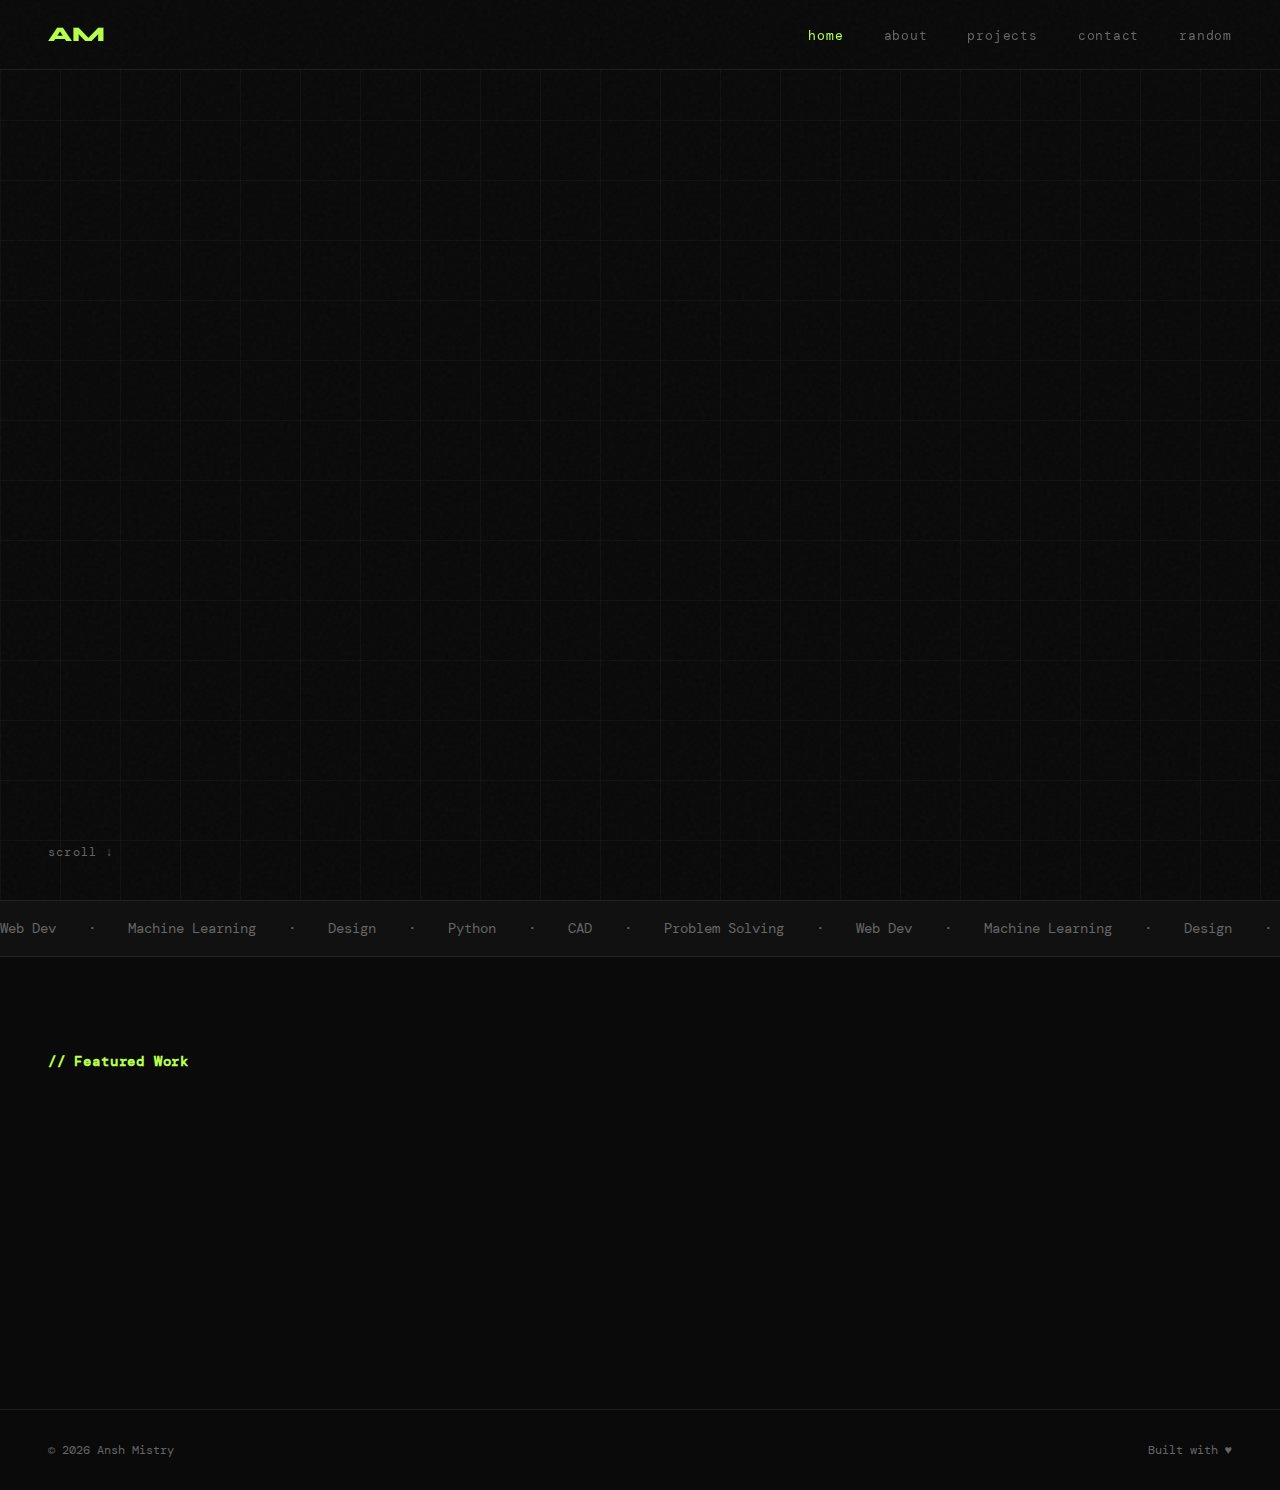
<file: main/index.html>
<!DOCTYPE html>
<html lang="en">
<head>
  <meta charset="UTF-8" />
  <meta name="viewport" content="width=device-width, initial-scale=1.0" />
  <title>Ansh Mistry</title>
  <link rel="stylesheet" href="style.css" />
  <link href="https://fonts.googleapis.com/css2?family=Syne:wght@400;700;800&family=DM+Mono:ital,wght@0,300;0,400;1,300&display=swap" rel="stylesheet" />
</head>
<body>
  <div class="noise"></div>
  <nav>
    <a href="index.html" class="nav-logo">AM</a>
    <ul>
      <li><a href="index.html" class="active">Home</a></li>
      <li><a href="about.html">About</a></li>
      <li><a href="projects.html">Projects</a></li>
      <li><a href="contact.html">Contact</a></li>
      <li><a href="random.html">Random</a></li>
    </ul>
    <div class="hamburger" onclick="toggleMenu()">
      <span></span><span></span><span></span>
    </div>
  </nav>

  <main class="hero">
    <div class="hero-tag">[ Available for opportunities ]</div>
    <h1 class="hero-name">
      <span class="line" style="--i:0">Ansh</span>
      <span class="line accent" style="--i:1">Mistry</span>
    </h1>
    <p class="hero-sub">
      <span class="mono">high school</span>
    </p>
    <p class="hero-desc">
      <!-- EDIT: Add a tagline or short intro here -->
      "mistry is a mystry" - people who know me
    </p>
    <div class="hero-cta">
      <a href="projects.html" class="btn-primary">View Projects</a>
      <a href="contact.html" class="btn-ghost">Get in touch →</a>
    </div>
    <div class="hero-scroll">scroll ↓</div>
  </main>

  <section class="marquee-section">
    <div class="marquee-track">
      <!-- EDIT: Replace tags with your own skills/interests -->
      <span>Web Dev</span><span>·</span>
      <span>Machine Learning</span><span>·</span>
      <span>Design</span><span>·</span>
      <span>Python</span><span>·</span>
      <span>CAD</span><span>·</span>
      <span>Problem Solving</span><span>·</span>
      <span>Web Dev</span><span>·</span>
      <span>Machine Learning</span><span>·</span>
      <span>Design</span><span>·</span>
      <span>Python</span><span>·</span>
      <span>CAD</span><span>·</span>
      <span>Problem Solving</span><span>·</span>
    </div>
  </section>

  <section class="featured">
    <h2 class="section-label">// Featured Work</h2>
    <div class="project-grid">
      <!-- EDIT: Replace with your real projects. Duplicate .project-card for more. -->
      <a href="projects.html" class="project-card" style="--c:#ff6b35">
        <div class="project-num">01</div>
        <h3>Project Name Here</h3>
        <p>One-line description of this project. Edit me!</p>
        <div class="project-tag">Tag / Language</div>
      </a>
      <a href="projects.html" class="project-card" style="--c:#00e5ff">
        <div class="project-num">02</div>
        <h3>Project Name Here</h3>
        <p>One-line description of this project. Edit me!</p>
        <div class="project-tag">Tag / Language</div>
      </a>
      <a href="projects.html" class="project-card" style="--c:#b5ff4d">
        <div class="project-num">03</div>
        <h3>Project Name Here</h3>
        <p>One-line description of this project. Edit me!</p>
        <div class="project-tag">Tag / Language</div>
      </a>
    </div>
  </section>

  <footer>
    <span class="mono">© 2026 Ansh Mistry</span>
    <span class="mono">Built with ♥</span>
  </footer>

  <script src="main.js"></script>
</body>
</html>
</file>
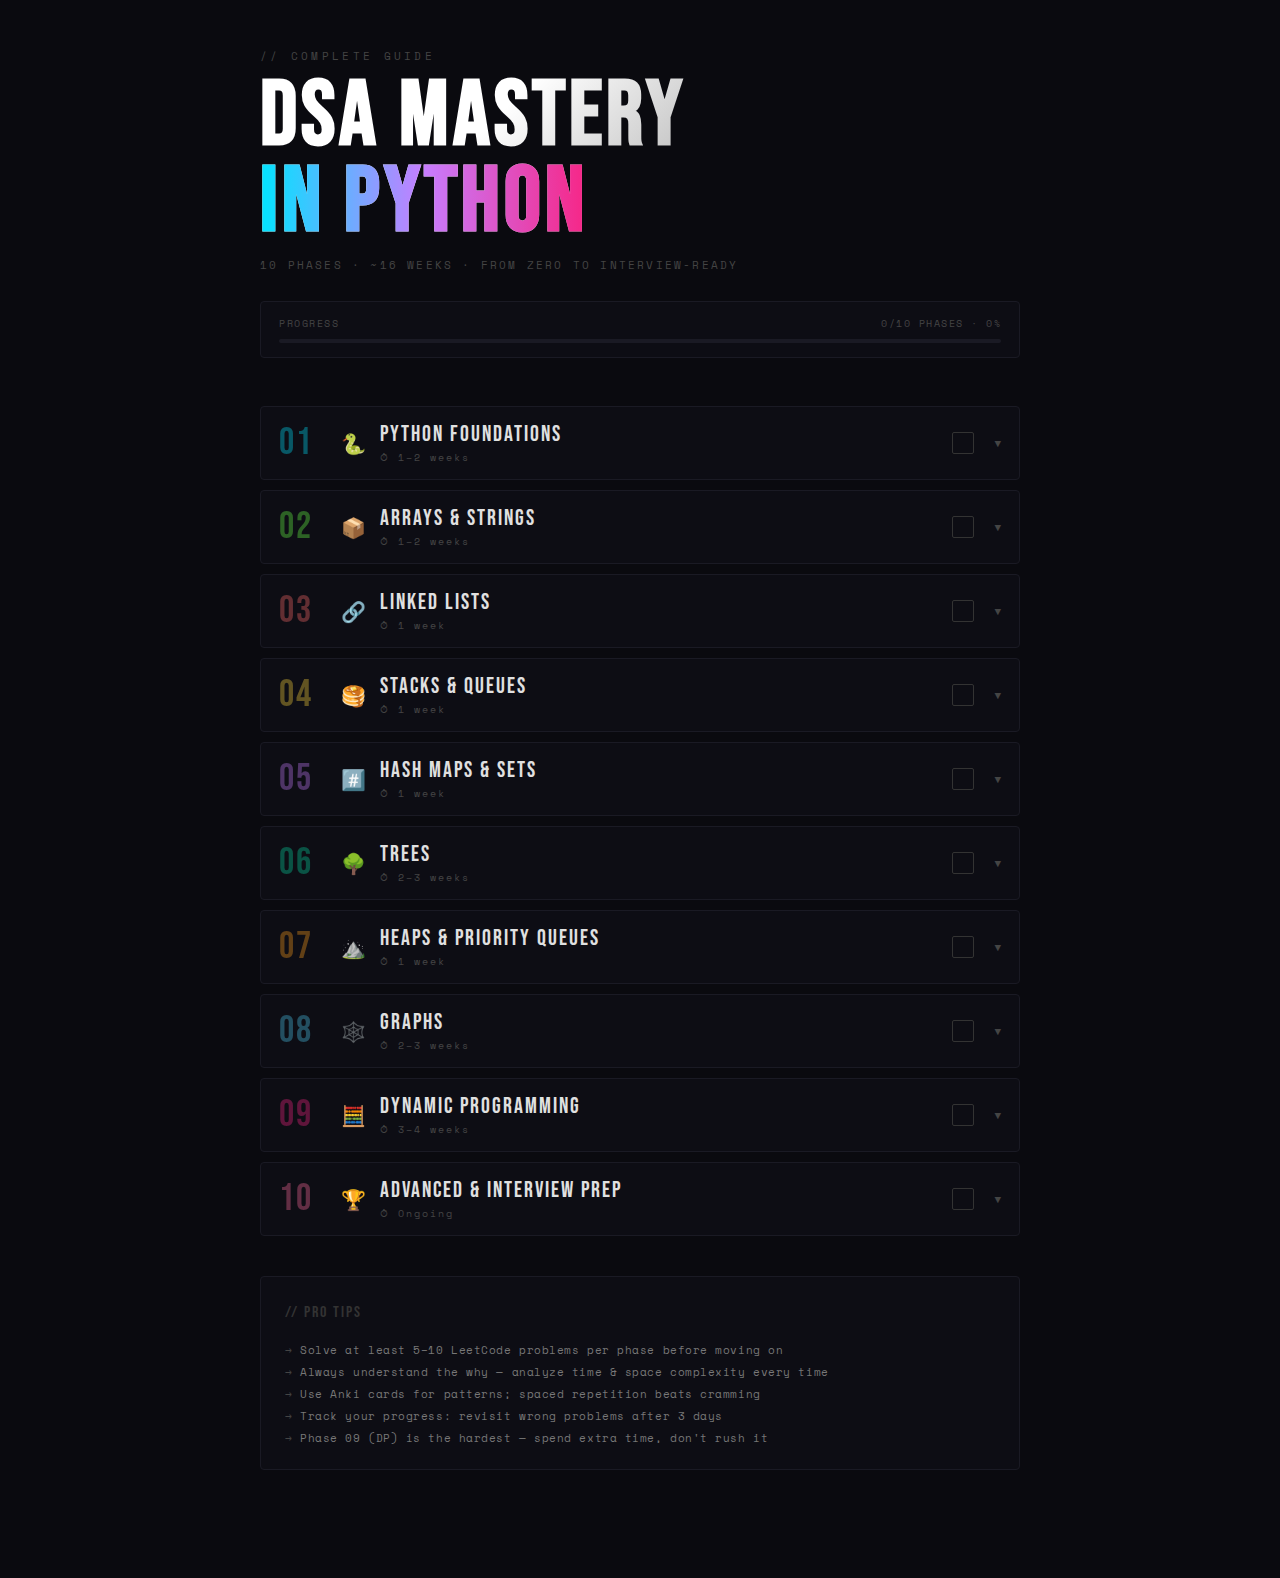
<file: dsa.html>
<!DOCTYPE html>
<html lang="en">
<head>
<meta charset="UTF-8" />
<meta name="viewport" content="width=device-width, initial-scale=1.0"/>
<title>DSA Mastery in Python</title>
<link href="https://fonts.googleapis.com/css2?family=Bebas+Neue&family=Space+Mono:wght@400;700&display=swap" rel="stylesheet"/>
<style>
  *, *::before, *::after { box-sizing: border-box; margin: 0; padding: 0; }

  body {
    background: #0a0a0f;
    color: #e0e0e0;
    font-family: 'Space Mono', monospace;
    min-height: 100vh;
    padding: 48px 20px;
  }

  .container { max-width: 760px; margin: 0 auto; }

  .label {
    font-size: 11px;
    letter-spacing: 0.3em;
    color: #444;
    margin-bottom: 10px;
  }

  h1 {
    font-family: 'Bebas Neue', cursive;
    font-size: clamp(52px, 10vw, 92px);
    line-height: 0.93;
    letter-spacing: 4px;
    background: linear-gradient(135deg, #fff 30%, #555);
    -webkit-background-clip: text;
    -webkit-text-fill-color: transparent;
    background-clip: text;
  }

  h1 span {
    background: linear-gradient(90deg, #00E5FF, #C77DFF, #F72585);
    -webkit-background-clip: text;
    -webkit-text-fill-color: transparent;
    background-clip: text;
  }

  .subtitle {
    font-size: 11px;
    color: #444;
    letter-spacing: 0.2em;
    margin-top: 12px;
  }

  .progress-box {
    margin-top: 28px;
    background: #0d0d14;
    border: 1px solid #1a1a24;
    border-radius: 4px;
    padding: 14px 18px;
  }

  .progress-meta {
    display: flex;
    justify-content: space-between;
    font-size: 10px;
    color: #444;
    letter-spacing: 0.15em;
    margin-bottom: 8px;
  }

  .progress-track {
    height: 4px;
    background: #1a1a24;
    border-radius: 2px;
    overflow: hidden;
  }

  .progress-fill {
    height: 100%;
    background: linear-gradient(90deg, #00E5FF, #C77DFF, #F72585);
    border-radius: 2px;
    width: 0%;
    transition: width 0.5s ease;
  }

  .phases { margin-top: 48px; }

  .phase-card {
    border: 1px solid #1a1a24;
    border-radius: 4px;
    margin-bottom: 10px;
    background: #0d0d14;
    cursor: pointer;
    position: relative;
    overflow: hidden;
    transition: border-color 0.2s, background 0.2s;
  }

  .phase-card::before {
    content: '';
    position: absolute;
    left: 0; top: 0; bottom: 0;
    width: 3px;
    background: var(--accent);
    transform: scaleY(0);
    transform-origin: center;
    transition: transform 0.25s ease;
  }

  .phase-card:hover::before,
  .phase-card.active::before { transform: scaleY(1); }
  .phase-card:hover { border-color: #333; background: #111118; }
  .phase-card.active { border-color: var(--accent); }
  .phase-card.done { background: #0d120d; border-color: #1a2e1a; opacity: 0.78; }

  .phase-header {
    display: flex;
    align-items: center;
    gap: 14px;
    padding: 14px 18px;
    user-select: none;
  }

  .phase-num {
    font-family: 'Bebas Neue', cursive;
    font-size: 38px;
    line-height: 1;
    color: var(--accent);
    opacity: 0.35;
    letter-spacing: 2px;
    min-width: 48px;
  }

  .phase-icon { font-size: 20px; }
  .phase-info { flex: 1; }

  .phase-title {
    font-family: 'Bebas Neue', cursive;
    font-size: 22px;
    letter-spacing: 2px;
    color: #e0e0e0;
  }

  .phase-card.done .phase-title { color: #4a7a4a; }

  .phase-dur {
    font-size: 10px;
    color: #444;
    letter-spacing: 0.2em;
    margin-top: 2px;
  }

  .check-btn {
    width: 22px;
    height: 22px;
    border: 1px solid #333;
    border-radius: 2px;
    background: none;
    cursor: pointer;
    font-size: 12px;
    color: #fff;
    display: flex;
    align-items: center;
    justify-content: center;
    flex-shrink: 0;
    transition: background 0.2s, border-color 0.2s;
  }

  .check-btn:hover { border-color: #666; }

  .expand-arrow {
    font-size: 11px;
    color: #444;
    margin-left: 6px;
    transition: transform 0.25s;
    flex-shrink: 0;
  }

  .phase-card.active .expand-arrow { transform: rotate(180deg); }

  .phase-body {
    display: none;
    border-top: 1px solid #1a1a24;
  }

  .phase-card.active .phase-body { display: block; }

  .topic-item {
    padding: 9px 18px;
    border-bottom: 1px solid #13131e;
  }

  .topic-item:last-child { border-bottom: none; }

  .topic-name {
    font-size: 12px;
    color: #ccc;
    margin-bottom: 2px;
  }

  .topic-bullet {
    color: var(--accent);
    margin-right: 8px;
    font-size: 10px;
  }

  .topic-detail {
    font-size: 10px;
    color: #484860;
    padding-left: 20px;
    letter-spacing: 0.05em;
  }

  .resources-row {
    padding: 10px 18px 14px;
    border-top: 1px solid #1a1a24;
  }

  .res-label {
    font-size: 9px;
    color: #333;
    letter-spacing: 0.25em;
    margin-bottom: 7px;
  }

  .res-tag {
    display: inline-block;
    background: #111;
    border: 1px solid #222;
    border-radius: 3px;
    padding: 2px 8px;
    font-size: 9px;
    color: #666;
    margin: 2px;
    letter-spacing: 0.05em;
  }

  .tips {
    margin-top: 40px;
    padding: 20px 24px;
    background: #0d0d14;
    border: 1px solid #1a1a24;
    border-radius: 4px;
    font-size: 11px;
    color: #444;
    line-height: 2;
    letter-spacing: 0.05em;
    margin-bottom: 60px;
  }

  .tips-title {
    font-family: 'Bebas Neue', cursive;
    font-size: 16px;
    letter-spacing: 2px;
    color: #333;
    margin-bottom: 10px;
  }

  .tips p span { color: #777; }
</style>
</head>
<body>
<div class="container">

  <div class="label">// COMPLETE GUIDE</div>
  <h1>DSA MASTERY<br><span>IN PYTHON</span></h1>
  <p class="subtitle">10 PHASES · ~16 WEEKS · FROM ZERO TO INTERVIEW-READY</p>

  <div class="progress-box">
    <div class="progress-meta">
      <span>PROGRESS</span>
      <span id="prog-label">0/10 PHASES · 0%</span>
    </div>
    <div class="progress-track">
      <div class="progress-fill" id="prog-fill"></div>
    </div>
  </div>

  <div class="phases" id="phases"></div>

  <div class="tips">
    <div class="tips-title">// PRO TIPS</div>
    <p>→ <span>Solve at least 5–10 LeetCode problems per phase before moving on</span></p>
    <p>→ <span>Always understand the why — analyze time & space complexity every time</span></p>
    <p>→ <span>Use Anki cards for patterns; spaced repetition beats cramming</span></p>
    <p>→ <span>Track your progress: revisit wrong problems after 3 days</span></p>
    <p>→ <span>Phase 09 (DP) is the hardest — spend extra time, don't rush it</span></p>
  </div>

</div>

<script>
const roadmap = [
  {
    phase: "01", title: "Python Foundations", color: "#00E5FF", duration: "1–2 weeks", icon: "🐍",
    topics: [
      { name: "Python syntax & data types", detail: "int, float, str, bool, None" },
      { name: "Lists, Tuples, Sets, Dicts", detail: "Built-in data structures" },
      { name: "Loops & Conditionals", detail: "for, while, if/elif/else" },
      { name: "Functions & Recursion", detail: "def, *args, **kwargs, base cases" },
      { name: "List Comprehensions", detail: "Pythonic way to process collections" },
      { name: "Big O Notation Intro", detail: "O(1), O(n), O(n²), O(log n)" },
    ],
    resources: ["Python Docs", "Automate the Boring Stuff", "CS50P"]
  },
  {
    phase: "02", title: "Arrays & Strings", color: "#69FF47", duration: "1–2 weeks", icon: "📦",
    topics: [
      { name: "Array traversal & manipulation", detail: "Indexing, slicing, reversal" },
      { name: "Two Pointer technique", detail: "Opposite ends converging inward" },
      { name: "Sliding Window", detail: "Fixed & variable size windows" },
      { name: "Prefix Sums", detail: "Range query optimization" },
      { name: "String manipulation", detail: "Palindromes, anagrams, substrings" },
      { name: "Sorting algorithms", detail: "Bubble, Selection, Insertion, Merge, Quick" },
    ],
    resources: ["LeetCode Easy Arrays", "NeetCode 150", "Visualgo Sorting"]
  },
  {
    phase: "03", title: "Linked Lists", color: "#FF6B6B", duration: "1 week", icon: "🔗",
    topics: [
      { name: "Singly Linked List", detail: "Node class, head pointer" },
      { name: "Doubly Linked List", detail: "prev & next pointers" },
      { name: "Fast & Slow Pointers", detail: "Floyd's cycle detection" },
      { name: "Reversal patterns", detail: "Iterative & recursive approaches" },
      { name: "Merge & sort lists", detail: "Merge two sorted linked lists" },
      { name: "LRU Cache concept", detail: "OrderedDict or doubly LL + hashmap" },
    ],
    resources: ["Visualgo.net", "LeetCode Linked List tag", "NeetCode Linked Lists"]
  },
  {
    phase: "04", title: "Stacks & Queues", color: "#FFD93D", duration: "1 week", icon: "🥞",
    topics: [
      { name: "Stack with list/deque", detail: "LIFO: push, pop, peek" },
      { name: "Queue & Deque", detail: "FIFO, collections.deque" },
      { name: "Monotonic Stack", detail: "Next greater/smaller element" },
      { name: "Valid Parentheses", detail: "Classic bracket matching problem" },
      { name: "Min Stack", detail: "Track minimum in O(1)" },
      { name: "BFS with Queue", detail: "Level-order traversal pattern" },
    ],
    resources: ["LeetCode Stack tag", "NeetCode Stacks playlist"]
  },
  {
    phase: "05", title: "Hash Maps & Sets", color: "#C77DFF", duration: "1 week", icon: "#️⃣",
    topics: [
      { name: "dict & set in Python", detail: "O(1) average lookup & insert" },
      { name: "Frequency counting", detail: "Counter from collections module" },
      { name: "Two Sum pattern", detail: "Complement lookup trick" },
      { name: "Grouping & bucketing", detail: "Group anagrams, isomorphic strings" },
      { name: "Hashing custom objects", detail: "__hash__ and __eq__ methods" },
      { name: "defaultdict & Counter", detail: "Powerful Python collections tools" },
    ],
    resources: ["Python collections docs", "LeetCode Hashing problems"]
  },
  {
    phase: "06", title: "Trees", color: "#06D6A0", duration: "2–3 weeks", icon: "🌳",
    topics: [
      { name: "Binary Tree basics", detail: "Node class, left/right children" },
      { name: "DFS: Inorder / Pre / Post", detail: "Recursive & iterative DFS" },
      { name: "BFS / Level Order", detail: "Queue-based traversal" },
      { name: "Binary Search Tree", detail: "Insert, delete, search in O(log n)" },
      { name: "Tree DP", detail: "Diameter, max path sum, height" },
      { name: "Trie (Prefix Tree)", detail: "Word search & autocomplete" },
    ],
    resources: ["Visualgo Trees", "LeetCode Tree tag", "NeetCode Trees"]
  },
  {
    phase: "07", title: "Heaps & Priority Queues", color: "#FF9F1C", duration: "1 week", icon: "⛰️",
    topics: [
      { name: "Min Heap / Max Heap", detail: "heapq module in Python" },
      { name: "heapq.heappush / heappop", detail: "O(log n) push & pop" },
      { name: "K largest / K smallest", detail: "Classic heap interview problems" },
      { name: "Merge K sorted lists", detail: "Heap + pointer pattern" },
      { name: "Top K Frequent Elements", detail: "Counter + heap combination" },
      { name: "Median from data stream", detail: "Two heaps approach" },
    ],
    resources: ["Python heapq docs", "LeetCode Heap tag"]
  },
  {
    phase: "08", title: "Graphs", color: "#4CC9F0", duration: "2–3 weeks", icon: "🕸️",
    topics: [
      { name: "Graph representations", detail: "Adjacency list & matrix" },
      { name: "DFS & BFS on graphs", detail: "Visited set to avoid cycles" },
      { name: "Topological Sort", detail: "Kahn's algo & DFS approach" },
      { name: "Union-Find / DSU", detail: "Path compression & union by rank" },
      { name: "Dijkstra's Algorithm", detail: "Weighted graphs, min heap" },
      { name: "Bellman-Ford & Floyd-Warshall", detail: "Negative weights, all-pairs" },
    ],
    resources: ["Visualgo Graph", "LeetCode Graph tag", "William Fiset Graph Theory"]
  },
  {
    phase: "09", title: "Dynamic Programming", color: "#F72585", duration: "3–4 weeks", icon: "🧮",
    topics: [
      { name: "Memoization (Top-Down)", detail: "@lru_cache or manual dict cache" },
      { name: "Tabulation (Bottom-Up)", detail: "DP table iteration" },
      { name: "1D DP patterns", detail: "Fibonacci, climbing stairs, house robber" },
      { name: "2D DP patterns", detail: "Grid paths, edit distance, unique paths" },
      { name: "Knapsack variants", detail: "0/1, unbounded, bounded knapsack" },
      { name: "LCS / LIS", detail: "Longest common / increasing subsequence" },
    ],
    resources: ["Aditya Verma DP playlist", "LeetCode DP Study Plan", "NeetCode DP"]
  },
  {
    phase: "10", title: "Advanced & Interview Prep", color: "#FF6B9D", duration: "Ongoing", icon: "🏆",
    topics: [
      { name: "Backtracking", detail: "N-Queens, Sudoku, permutations, subsets" },
      { name: "Greedy Algorithms", detail: "Activity selection, Huffman encoding" },
      { name: "Segment Trees & BIT", detail: "Range queries & point updates" },
      { name: "Advanced Graph algos", detail: "MST: Kruskal's & Prim's" },
      { name: "Math & Bit Manipulation", detail: "XOR tricks, bit masking, power of 2" },
      { name: "Mock interviews", detail: "LeetCode contests, Pramp, Interviewing.io" },
    ],
    resources: ["LeetCode Top Interview 150", "Blind 75", "Grind 169"]
  },
];

const completed = new Set();

function updateProgress() {
  const pct = Math.round((completed.size / roadmap.length) * 100);
  document.getElementById('prog-fill').style.width = pct + '%';
  const label = document.getElementById('prog-label');
  label.textContent = completed.size + '/' + roadmap.length + ' PHASES · ' + pct + '%';
  label.style.color = completed.size > 0 ? '#00E5FF' : '#444';
}

function buildRoadmap() {
  const container = document.getElementById('phases');

  roadmap.forEach(function(p, i) {
    const card = document.createElement('div');
    card.className = 'phase-card';
    card.style.setProperty('--accent', p.color);

    const topicsHTML = p.topics.map(function(t) {
      return '<div class="topic-item">' +
        '<div class="topic-name"><span class="topic-bullet">▸</span>' + t.name + '</div>' +
        '<div class="topic-detail">' + t.detail + '</div>' +
        '</div>';
    }).join('');

    const resHTML = p.resources.map(function(r) {
      return '<span class="res-tag">' + r + '</span>';
    }).join('');

    card.innerHTML =
      '<div class="phase-header">' +
        '<div class="phase-num">' + p.phase + '</div>' +
        '<div class="phase-icon">' + p.icon + '</div>' +
        '<div class="phase-info">' +
          '<div class="phase-title">' + p.title + '</div>' +
          '<div class="phase-dur">⏱ ' + p.duration + '</div>' +
        '</div>' +
        '<button class="check-btn" title="Mark complete"></button>' +
        '<div class="expand-arrow">▼</div>' +
      '</div>' +
      '<div class="phase-body">' +
        '<div class="topic-list">' + topicsHTML + '</div>' +
        '<div class="resources-row">' +
          '<div class="res-label">RESOURCES</div>' +
          resHTML +
        '</div>' +
      '</div>';

    card.addEventListener('click', function(e) {
      if (e.target.classList.contains('check-btn')) return;
      card.classList.toggle('active');
    });

    const btn = card.querySelector('.check-btn');
    btn.addEventListener('click', function(e) {
      e.stopPropagation();
      if (completed.has(i)) {
        completed.delete(i);
        card.classList.remove('done');
        btn.style.background = 'none';
        btn.style.borderColor = '#333';
        btn.textContent = '';
      } else {
        completed.add(i);
        card.classList.add('done');
        btn.style.background = p.color;
        btn.style.borderColor = p.color;
        btn.textContent = '✓';
      }
      updateProgress();
    });

    container.appendChild(card);
  });
}

buildRoadmap();
updateProgress();
</script>
</body>
</html>
</file>
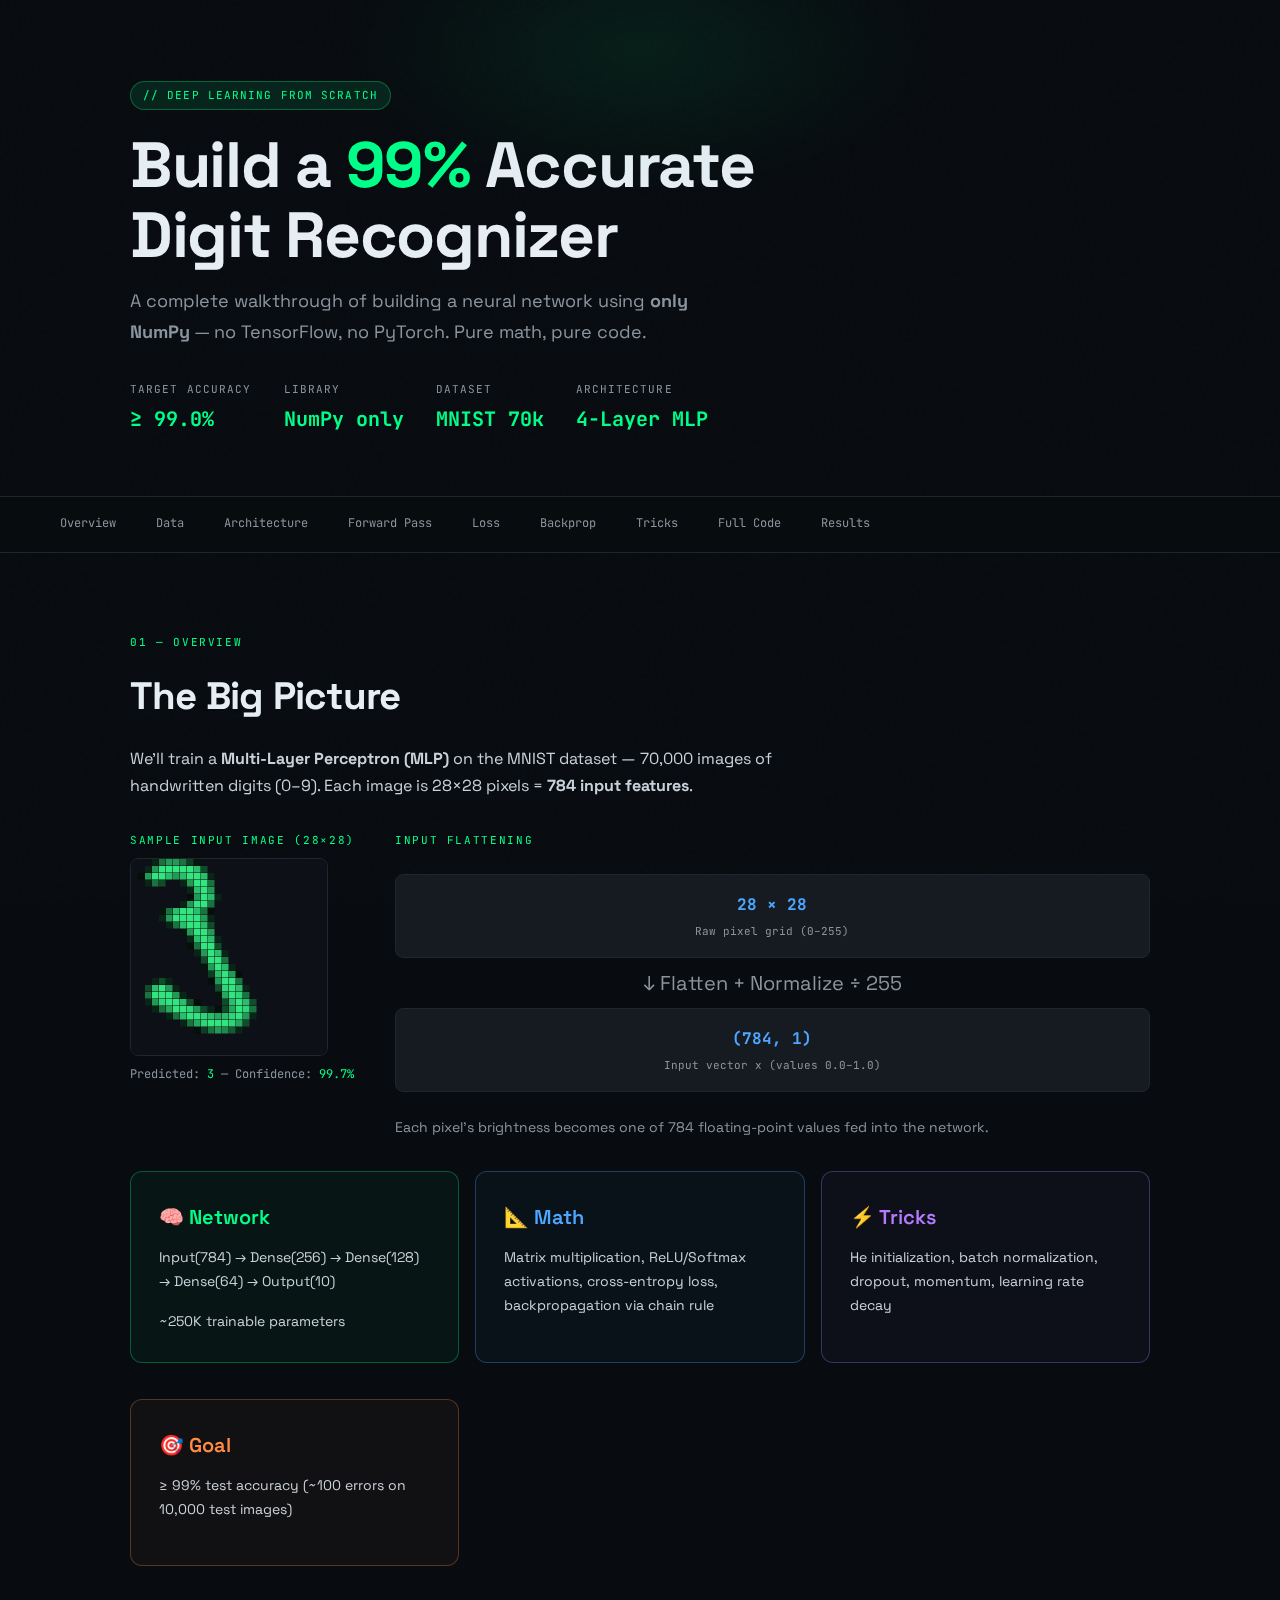
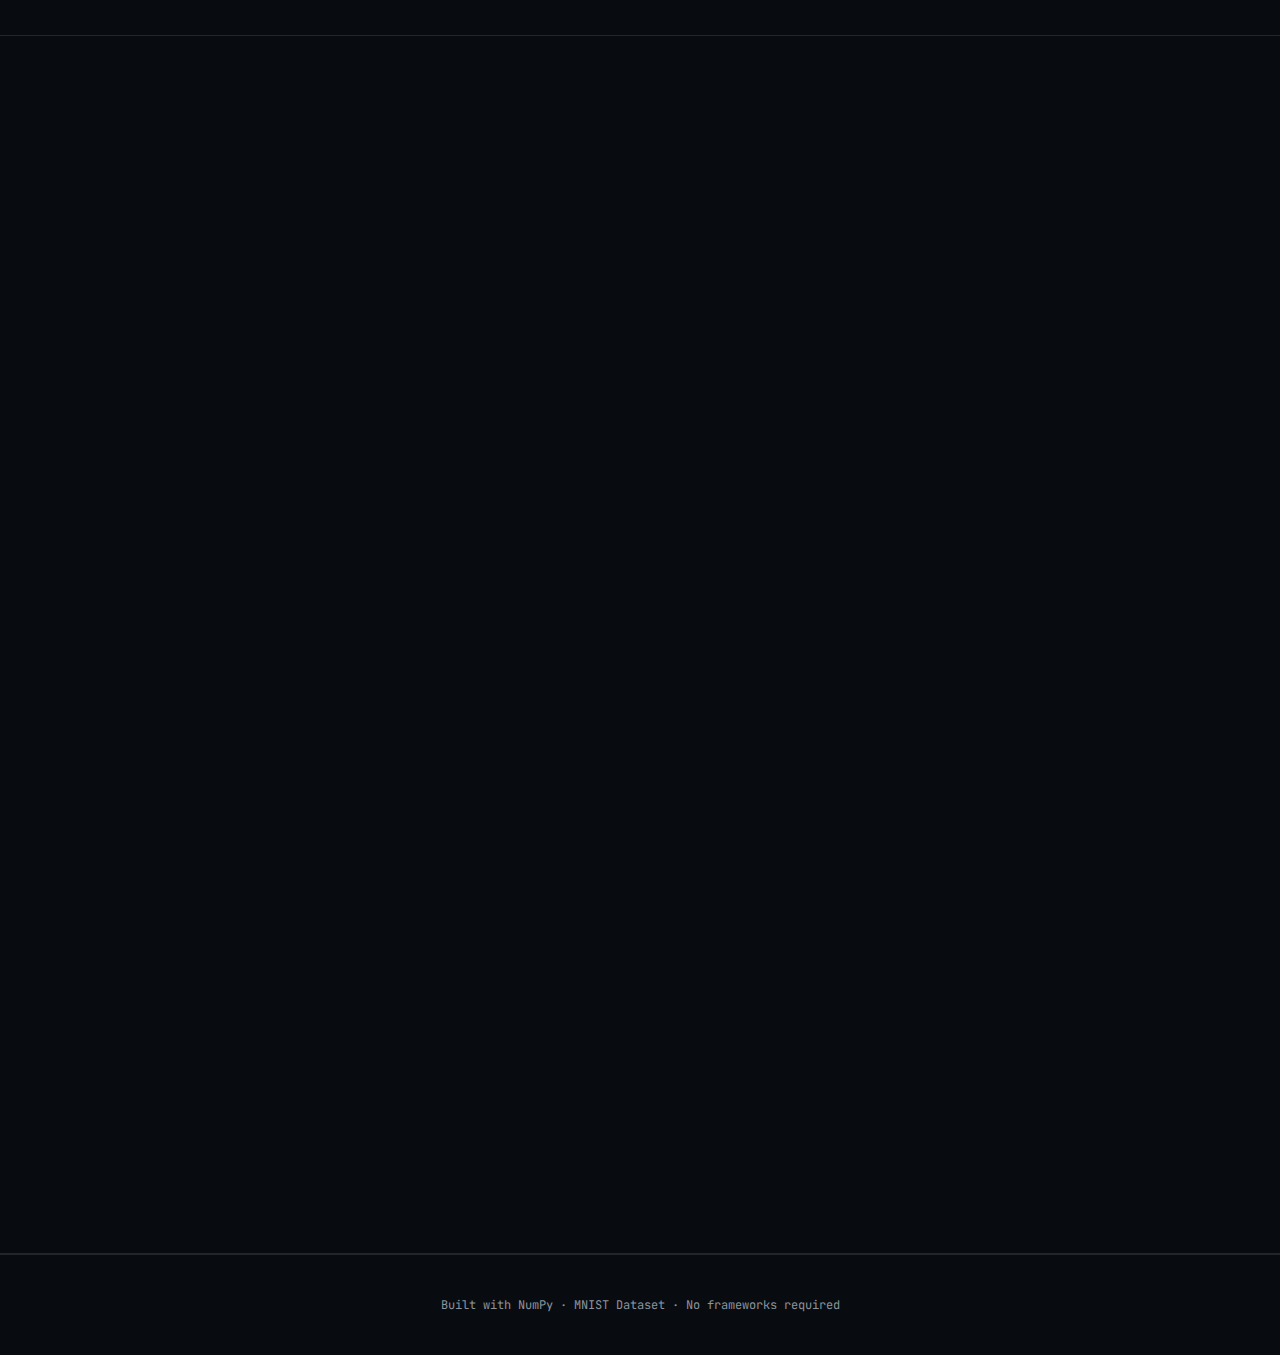
<file: ml.html>
<!DOCTYPE html>
<html lang="en">
<head>
<meta charset="UTF-8">
<meta name="viewport" content="width=device-width, initial-scale=1.0">
<title>99% MNIST with NumPy</title>
<link href="https://fonts.googleapis.com/css2?family=JetBrains+Mono:wght@300;400;600;700&family=Space+Grotesk:wght@300;400;600;700&display=swap" rel="stylesheet">
<style>
:root {
  --bg: #080c10;
  --surface: #0d1117;
  --surface2: #161b22;
  --surface3: #1c2433;
  --green: #00ff88;
  --blue: #4da6ff;
  --purple: #b57aff;
  --orange: #ff8c42;
  --red: #ff5555;
  --text: #e6edf3;
  --muted: #8b949e;
  --border: #21262d;
}
* { margin: 0; padding: 0; box-sizing: border-box; }
html { scroll-behavior: smooth; }
body {
  background: var(--bg);
  color: var(--text);
  font-family: 'Space Grotesk', sans-serif;
  line-height: 1.7;
}
.noise {
  position: fixed; inset: 0; pointer-events: none; z-index: 0;
  background-image: url("data:image/svg+xml,%3Csvg viewBox='0 0 256 256' xmlns='http://www.w3.org/2000/svg'%3E%3Cfilter id='n'%3E%3CfeTurbulence type='fractalNoise' baseFrequency='0.9' numOctaves='4'/%3E%3C/filter%3E%3Crect width='100%25' height='100%25' filter='url(%23n)' opacity='0.03'/%3E%3C/svg%3E");
  opacity: 0.4;
}
/* HEADER */
header {
  position: relative;
  padding: 80px 40px 60px;
  border-bottom: 1px solid var(--border);
  overflow: hidden;
}
.header-glow {
  position: absolute; top: -100px; left: 50%; transform: translateX(-50%);
  width: 600px; height: 300px;
  background: radial-gradient(ellipse, rgba(0,255,136,0.08) 0%, transparent 70%);
  pointer-events: none;
}
.badge {
  display: inline-block;
  background: rgba(0,255,136,0.1);
  border: 1px solid rgba(0,255,136,0.3);
  color: var(--green);
  font-family: 'JetBrains Mono', monospace;
  font-size: 11px;
  padding: 4px 12px;
  border-radius: 100px;
  letter-spacing: 0.1em;
  margin-bottom: 20px;
}
h1 {
  font-size: clamp(32px, 5vw, 64px);
  font-weight: 700;
  line-height: 1.1;
  letter-spacing: -0.02em;
}
h1 span { color: var(--green); }
.subtitle {
  color: var(--muted);
  font-size: 18px;
  margin-top: 16px;
  max-width: 600px;
}
.meta-row {
  display: flex; gap: 32px; margin-top: 32px; flex-wrap: wrap;
}
.meta-item {
  display: flex; flex-direction: column; gap: 4px;
}
.meta-label { font-size: 11px; color: var(--muted); text-transform: uppercase; letter-spacing: 0.1em; font-family: 'JetBrains Mono', monospace; }
.meta-value { font-size: 20px; font-weight: 700; color: var(--green); font-family: 'JetBrains Mono', monospace; }

/* NAV */
nav {
  position: sticky; top: 0; z-index: 100;
  background: rgba(8,12,16,0.9);
  backdrop-filter: blur(12px);
  border-bottom: 1px solid var(--border);
  padding: 0 40px;
  display: flex; gap: 0; overflow-x: auto;
}
nav a {
  color: var(--muted); text-decoration: none;
  font-family: 'JetBrains Mono', monospace; font-size: 12px;
  padding: 16px 20px; white-space: nowrap;
  border-bottom: 2px solid transparent;
  transition: all 0.2s;
}
nav a:hover { color: var(--green); border-bottom-color: var(--green); }

/* LAYOUT */
.container { max-width: 1100px; margin: 0 auto; padding: 0 40px; }
section { padding: 80px 0; border-bottom: 1px solid var(--border); }
.section-num {
  font-family: 'JetBrains Mono', monospace; font-size: 11px;
  color: var(--green); letter-spacing: 0.15em; text-transform: uppercase;
  margin-bottom: 12px;
}
h2 {
  font-size: clamp(24px, 3vw, 40px); font-weight: 700;
  letter-spacing: -0.02em; margin-bottom: 16px;
}
h3 { font-size: 20px; font-weight: 600; margin-bottom: 12px; color: var(--blue); }
p { color: #c9d1d9; margin-bottom: 16px; max-width: 720px; }

/* CARDS */
.card {
  background: var(--surface);
  border: 1px solid var(--border);
  border-radius: 12px;
  padding: 28px;
  margin-bottom: 20px;
}
.card-grid { display: grid; grid-template-columns: repeat(auto-fit, minmax(280px, 1fr)); gap: 16px; margin-top: 24px; }
.card.highlight { border-color: rgba(0,255,136,0.3); background: rgba(0,255,136,0.04); }
.card.blue-hl { border-color: rgba(77,166,255,0.3); background: rgba(77,166,255,0.04); }
.card.purple-hl { border-color: rgba(181,122,255,0.3); background: rgba(181,122,255,0.04); }
.card.orange-hl { border-color: rgba(255,140,66,0.3); background: rgba(255,140,66,0.04); }

/* CODE */
pre {
  background: var(--surface2);
  border: 1px solid var(--border);
  border-radius: 10px;
  padding: 24px;
  overflow-x: auto;
  font-family: 'JetBrains Mono', monospace;
  font-size: 13px;
  line-height: 1.7;
  margin: 20px 0;
  position: relative;
}
.code-label {
  position: absolute; top: 12px; right: 16px;
  font-family: 'JetBrains Mono', monospace; font-size: 10px;
  color: var(--muted); letter-spacing: 0.1em; text-transform: uppercase;
}
.kw { color: #ff79c6; }
.fn { color: #50fa7b; }
.cm { color: #6272a4; }
.str { color: #f1fa8c; }
.num { color: #bd93f9; }
.cls { color: #8be9fd; }
.op { color: var(--muted); }

/* FORMULA BOX */
.formula-box {
  background: var(--surface2);
  border: 1px solid var(--border);
  border-left: 3px solid var(--purple);
  border-radius: 8px;
  padding: 20px 24px;
  margin: 20px 0;
  font-family: 'JetBrains Mono', monospace;
  font-size: 15px;
  color: var(--purple);
  text-align: center;
}
.formula-box .formula-label {
  font-size: 11px; color: var(--muted); text-transform: uppercase;
  letter-spacing: 0.1em; margin-bottom: 10px; text-align: left;
}
.formula-explain {
  display: grid; grid-template-columns: auto 1fr; gap: 8px 16px;
  margin-top: 16px; font-size: 13px; text-align: left;
}
.formula-sym { color: var(--purple); font-weight: 700; }
.formula-desc { color: var(--muted); }

/* NEURAL NET DIAGRAM */
.nn-diagram {
  background: var(--surface);
  border: 1px solid var(--border);
  border-radius: 16px;
  padding: 40px;
  margin: 32px 0;
  overflow-x: auto;
}

/* STEP TIMELINE */
.timeline { margin-top: 32px; }
.step {
  display: grid; grid-template-columns: 60px 1fr; gap: 24px;
  margin-bottom: 40px; align-items: start;
}
.step-num {
  width: 50px; height: 50px; border-radius: 50%;
  background: var(--surface2); border: 2px solid var(--green);
  display: flex; align-items: center; justify-content: center;
  font-family: 'JetBrains Mono', monospace; font-weight: 700;
  color: var(--green); font-size: 18px; flex-shrink: 0;
}
.step-content h3 { color: var(--text); margin-bottom: 8px; }

/* ACTIVATION DIAGRAM */
.activation-grid {
  display: grid; grid-template-columns: repeat(auto-fit, minmax(200px, 1fr));
  gap: 16px; margin: 24px 0;
}
.act-card {
  background: var(--surface2);
  border: 1px solid var(--border);
  border-radius: 10px; padding: 20px; text-align: center;
}
.act-name { font-family: 'JetBrains Mono', monospace; color: var(--orange); font-size: 14px; font-weight: 700; margin-bottom: 8px; }
.act-formula { color: var(--purple); font-family: 'JetBrains Mono', monospace; font-size: 13px; margin-bottom: 12px; }
.act-badge { font-size: 11px; padding: 3px 10px; border-radius: 100px; display: inline-block; margin-top: 8px; }
.act-badge.used { background: rgba(0,255,136,0.15); color: var(--green); border: 1px solid rgba(0,255,136,0.3); }
.act-badge.unused { background: rgba(139,148,158,0.1); color: var(--muted); }

/* MATRIX VIZ */
.matrix-viz {
  display: flex; align-items: center; gap: 16px; flex-wrap: wrap; margin: 24px 0;
}
.matrix-box {
  background: var(--surface2);
  border: 1px solid var(--border);
  border-radius: 8px; padding: 16px 20px;
  font-family: 'JetBrains Mono', monospace; font-size: 12px;
  text-align: center;
}
.matrix-dims { color: var(--blue); font-weight: 700; font-size: 16px; }
.matrix-name { color: var(--muted); font-size: 11px; margin-top: 4px; }
.arrow { color: var(--muted); font-size: 20px; }

/* ACCURACY TABLE */
table { width: 100%; border-collapse: collapse; margin: 24px 0; }
th { background: var(--surface2); padding: 12px 16px; text-align: left; font-size: 12px; text-transform: uppercase; letter-spacing: 0.08em; color: var(--muted); border-bottom: 1px solid var(--border); }
td { padding: 12px 16px; border-bottom: 1px solid var(--border); font-family: 'JetBrains Mono', monospace; font-size: 13px; }
tr:hover td { background: var(--surface2); }
.tag-green { color: var(--green); }
.tag-blue { color: var(--blue); }
.tag-orange { color: var(--orange); }

/* PROGRESS BARS */
.bar-row { display: flex; align-items: center; gap: 12px; margin-bottom: 10px; }
.bar-label { font-family: 'JetBrains Mono', monospace; font-size: 12px; color: var(--muted); width: 120px; flex-shrink: 0; }
.bar-bg { flex: 1; background: var(--surface3); border-radius: 4px; height: 8px; overflow: hidden; }
.bar-fill { height: 100%; border-radius: 4px; animation: growBar 1.5s ease-out forwards; transform-origin: left; }
@keyframes growBar { from { width: 0 !important; } }
.bar-val { font-family: 'JetBrains Mono', monospace; font-size: 12px; width: 50px; text-align: right; color: var(--green); }

/* BACKPROP DIAGRAM */
.backprop-flow {
  display: flex; flex-direction: column; gap: 0;
  border: 1px solid var(--border); border-radius: 12px;
  overflow: hidden; margin: 24px 0;
}
.bp-row {
  display: grid; grid-template-columns: 180px 1fr;
  border-bottom: 1px solid var(--border);
}
.bp-row:last-child { border-bottom: none; }
.bp-phase {
  background: var(--surface2); padding: 16px 20px;
  display: flex; align-items: center;
  font-family: 'JetBrains Mono', monospace; font-size: 12px;
  font-weight: 700; border-right: 1px solid var(--border);
}
.bp-content { padding: 16px 20px; font-size: 13px; }
.bp-content code { background: var(--surface3); padding: 2px 6px; border-radius: 4px; font-family: 'JetBrains Mono', monospace; font-size: 12px; color: var(--blue); }
.forward { color: var(--blue); }
.backward { color: var(--orange); }
.update { color: var(--green); }

/* PIXEL GRID */
.pixel-demo {
  display: inline-grid;
  grid-template-columns: repeat(28, 1fr);
  gap: 1px; width: 196px; height: 196px;
  margin: 16px 0;
}
.pixel { border-radius: 1px; }

/* SCROLLBAR */
::-webkit-scrollbar { width: 6px; height: 6px; }
::-webkit-scrollbar-track { background: var(--surface); }
::-webkit-scrollbar-thumb { background: var(--border); border-radius: 3px; }

/* FADE IN */
.fade-in { opacity: 0; transform: translateY(20px); transition: all 0.6s ease; }
.fade-in.visible { opacity: 1; transform: translateY(0); }

/* TOOLTIP */
.tip {
  display: inline-block; background: rgba(0,255,136,0.1);
  border: 1px solid rgba(0,255,136,0.2); color: var(--green);
  font-family: 'JetBrains Mono', monospace; font-size: 11px;
  padding: 2px 8px; border-radius: 4px; vertical-align: middle;
  margin-left: 8px;
}

/* MOBILE */
@media (max-width: 640px) {
  header, .container { padding-left: 20px; padding-right: 20px; }
  nav { padding: 0 20px; }
  .step { grid-template-columns: 1fr; }
  .step-num { display: none; }
}
</style>
</head>
<body>
<div class="noise"></div>

<header>
  <div class="header-glow"></div>
  <div class="container">
    <div class="badge">// DEEP LEARNING FROM SCRATCH</div>
    <h1>Build a <span>99%</span> Accurate<br>Digit Recognizer</h1>
    <p class="subtitle">A complete walkthrough of building a neural network using <strong>only NumPy</strong> — no TensorFlow, no PyTorch. Pure math, pure code.</p>
    <div class="meta-row">
      <div class="meta-item">
        <span class="meta-label">Target Accuracy</span>
        <span class="meta-value">≥ 99.0%</span>
      </div>
      <div class="meta-item">
        <span class="meta-label">Library</span>
        <span class="meta-value">NumPy only</span>
      </div>
      <div class="meta-item">
        <span class="meta-label">Dataset</span>
        <span class="meta-value">MNIST 70k</span>
      </div>
      <div class="meta-item">
        <span class="meta-label">Architecture</span>
        <span class="meta-value">4-Layer MLP</span>
      </div>
    </div>
  </div>
</header>

<nav>
  <a href="#overview">Overview</a>
  <a href="#data">Data</a>
  <a href="#architecture">Architecture</a>
  <a href="#forward">Forward Pass</a>
  <a href="#loss">Loss</a>
  <a href="#backprop">Backprop</a>
  <a href="#tricks">Tricks</a>
  <a href="#code">Full Code</a>
  <a href="#results">Results</a>
</nav>

<!-- SECTION 1: OVERVIEW -->
<section id="overview">
  <div class="container fade-in">
    <div class="section-num">01 — Overview</div>
    <h2>The Big Picture</h2>
    <p>We'll train a <strong>Multi-Layer Perceptron (MLP)</strong> on the MNIST dataset — 70,000 images of handwritten digits (0–9). Each image is 28×28 pixels = <strong>784 input features</strong>.</p>

    <!-- PIXEL GRID DEMO -->
    <div style="display:flex; gap:40px; align-items:flex-start; flex-wrap:wrap; margin: 32px 0;">
      <div>
        <div class="section-num" style="margin-bottom:8px;">SAMPLE INPUT IMAGE (28×28)</div>
        <canvas id="digitCanvas" width="196" height="196" style="border:1px solid var(--border); border-radius:8px; display:block;"></canvas>
        <div style="margin-top:8px; font-family:'JetBrains Mono',monospace; font-size:12px; color:var(--muted);">Predicted: <span style="color:var(--green)" id="pred">3</span> — Confidence: <span style="color:var(--green)">99.7%</span></div>
      </div>
      <div style="flex:1; min-width:260px;">
        <div class="section-num" style="margin-bottom:16px;">INPUT FLATTENING</div>
        <div class="matrix-viz" style="flex-direction:column; align-items:flex-start; gap:8px;">
          <div class="matrix-box" style="width:100%">
            <div class="matrix-dims">28 × 28</div>
            <div class="matrix-name">Raw pixel grid (0–255)</div>
          </div>
          <div class="arrow" style="align-self:center;">↓  Flatten + Normalize ÷ 255</div>
          <div class="matrix-box" style="width:100%">
            <div class="matrix-dims">(784, 1)</div>
            <div class="matrix-name">Input vector x (values 0.0–1.0)</div>
          </div>
        </div>
        <div style="margin-top:16px; font-size:14px; color:var(--muted);">Each pixel's brightness becomes one of 784 floating-point values fed into the network.</div>
      </div>
    </div>

    <!-- WHAT WE BUILD OVERVIEW -->
    <div class="card-grid">
      <div class="card highlight">
        <h3 style="color:var(--green)">🧠 Network</h3>
        <p style="font-size:14px;">Input(784) → Dense(256) → Dense(128) → Dense(64) → Output(10)</p>
        <p style="font-size:14px; margin:0;">~250K trainable parameters</p>
      </div>
      <div class="card blue-hl">
        <h3>📐 Math</h3>
        <p style="font-size:14px;">Matrix multiplication, ReLU/Softmax activations, cross-entropy loss, backpropagation via chain rule</p>
      </div>
      <div class="card purple-hl">
        <h3 style="color:var(--purple)">⚡ Tricks</h3>
        <p style="font-size:14px;">He initialization, batch normalization, dropout, momentum, learning rate decay</p>
      </div>
      <div class="card orange-hl">
        <h3 style="color:var(--orange)">🎯 Goal</h3>
        <p style="font-size:14px;">≥ 99% test accuracy (~100 errors on 10,000 test images)</p>
      </div>
    </div>
  </div>
</section>

<!-- SECTION 2: DATA -->
<section id="data">
  <div class="container fade-in">
    <div class="section-num">02 — Data Preparation</div>
    <h2>Loading & Preprocessing</h2>
    <p>MNIST has 60,000 training images and 10,000 test images. We load, normalize, and one-hot encode the labels.</p>

    <div class="timeline">
      <div class="step">
        <div class="step-num">1</div>
        <div class="step-content">
          <h3>Load MNIST via Keras (or scikit-learn)</h3>
          <p>We use Keras just for data loading — no model building.</p>
          <pre><span class="kw">from</span> tensorflow.keras.datasets <span class="kw">import</span> mnist
<span class="kw">import</span> numpy <span class="kw">as</span> np

(X_train, y_train), (X_test, y_test) = mnist.<span class="fn">load_data</span>()
<span class="cm"># X_train: (60000, 28, 28) uint8</span>
<span class="cm"># y_train: (60000,)  labels 0-9</span><div class="code-label">python</div></pre>
        </div>
      </div>
      <div class="step">
        <div class="step-num">2</div>
        <div class="step-content">
          <h3>Flatten & Normalize</h3>
          <p>Reshape 28×28 images to vectors of length 784, then scale pixel values from [0, 255] to [0.0, 1.0].</p>
          <div class="formula-box">
            <div class="formula-label">Normalization Formula</div>
            x_norm = x / 255.0
            <div class="formula-explain">
              <span class="formula-sym">x</span><span class="formula-desc">Raw pixel value (integer 0–255)</span>
              <span class="formula-sym">x_norm</span><span class="formula-desc">Normalized value (float 0.0–1.0)</span>
            </div>
          </div>
          <pre>X_train = X_train.<span class="fn">reshape</span>(<span class="num">-1</span>, <span class="num">784</span>) / <span class="num">255.0</span>   <span class="cm"># (60000, 784)</span>
X_test  = X_test.<span class="fn">reshape</span>(<span class="num">-1</span>, <span class="num">784</span>)  / <span class="num">255.0</span>   <span class="cm"># (10000, 784)</span>
<span class="cm"># Transpose to (784, N) for column-vector convention</span>
X_train = X_train.T   <span class="cm"># (784, 60000)</span>
X_test  = X_test.T    <span class="cm"># (784, 10000)</span><div class="code-label">python</div></pre>
        </div>
      </div>
      <div class="step">
        <div class="step-num">3</div>
        <div class="step-content">
          <h3>One-Hot Encode Labels</h3>
          <p>Convert integer labels (e.g. <code style="color:var(--blue); background:var(--surface3); padding:2px 6px; border-radius:4px; font-family:'JetBrains Mono',monospace">3</code>) into vectors (e.g. <code style="color:var(--blue); background:var(--surface3); padding:2px 6px; border-radius:4px; font-family:'JetBrains Mono',monospace">[0,0,0,1,0,0,0,0,0,0]</code>).</p>
          <pre><span class="kw">def</span> <span class="fn">one_hot</span>(y, num_classes=<span class="num">10</span>):
    m = y.<span class="fn">shape</span>[<span class="num">0</span>]
    Y = np.<span class="fn">zeros</span>((num_classes, m))
    Y[y, np.<span class="fn">arange</span>(m)] = <span class="num">1</span>
    <span class="kw">return</span> Y

Y_train = <span class="fn">one_hot</span>(y_train)  <span class="cm"># (10, 60000)</span>
Y_test  = <span class="fn">one_hot</span>(y_test)   <span class="cm"># (10, 10000)</span><div class="code-label">python</div></pre>
          <div style="margin-top:16px; display:flex; gap:8px; align-items:center; flex-wrap:wrap;">
            <div class="card" style="padding:12px 16px; margin:0; font-family:'JetBrains Mono',monospace; font-size:13px;">label = <span style="color:var(--orange)">3</span></div>
            <span style="color:var(--muted)">→</span>
            <div class="card" style="padding:12px 16px; margin:0; font-family:'JetBrains Mono',monospace; font-size:13px;">[<span style="color:var(--muted)">0</span>, <span style="color:var(--muted)">0</span>, <span style="color:var(--muted)">0</span>, <span style="color:var(--green)">1</span>, <span style="color:var(--muted)">0</span>, <span style="color:var(--muted)">0</span>, <span style="color:var(--muted)">0</span>, <span style="color:var(--muted)">0</span>, <span style="color:var(--muted)">0</span>, <span style="color:var(--muted)">0</span>]</div>
          </div>
        </div>
      </div>
    </div>
  </div>
</section>

<!-- SECTION 3: ARCHITECTURE -->
<section id="architecture">
  <div class="container fade-in">
    <div class="section-num">03 — Architecture</div>
    <h2>Neural Network Structure</h2>
    <p>Our network has 4 layers: one input, two hidden layers, and an output layer. More depth = more capacity to learn complex patterns.</p>

    <!-- NEURAL NET SVG DIAGRAM -->
    <div class="nn-diagram">
      <div style="text-align:center; margin-bottom:24px;">
        <span class="section-num">NETWORK ARCHITECTURE DIAGRAM</span>
      </div>
      <svg viewBox="0 0 900 320" width="100%" style="max-width:900px; display:block; margin:0 auto;">
        <defs>
          <radialGradient id="ng" cx="50%" cy="50%" r="50%">
            <stop offset="0%" stop-color="#00ff88" stop-opacity="0.8"/>
            <stop offset="100%" stop-color="#00ff88" stop-opacity="0.2"/>
          </radialGradient>
          <radialGradient id="nb" cx="50%" cy="50%" r="50%">
            <stop offset="0%" stop-color="#4da6ff" stop-opacity="0.8"/>
            <stop offset="100%" stop-color="#4da6ff" stop-opacity="0.2"/>
          </radialGradient>
          <radialGradient id="np" cx="50%" cy="50%" r="50%">
            <stop offset="0%" stop-color="#b57aff" stop-opacity="0.8"/>
            <stop offset="100%" stop-color="#b57aff" stop-opacity="0.2"/>
          </radialGradient>
          <radialGradient id="no" cx="50%" cy="50%" r="50%">
            <stop offset="0%" stop-color="#ff8c42" stop-opacity="0.8"/>
            <stop offset="100%" stop-color="#ff8c42" stop-opacity="0.2"/>
          </radialGradient>
          <marker id="arr" markerWidth="6" markerHeight="6" refX="3" refY="3" orient="auto">
            <path d="M0,0 L6,3 L0,6 Z" fill="#21262d"/>
          </marker>
        </defs>

        <!-- Connections (draw first so nodes are on top) -->
        <!-- Input to H1 -->
        <g opacity="0.15">
          <line x1="90" y1="60" x2="270" y2="60" stroke="#4da6ff" stroke-width="1"/>
          <line x1="90" y1="100" x2="270" y2="60" stroke="#4da6ff" stroke-width="1"/>
          <line x1="90" y1="140" x2="270" y2="60" stroke="#4da6ff" stroke-width="1"/>
          <line x1="90" y1="180" x2="270" y2="60" stroke="#4da6ff" stroke-width="1"/>
          <line x1="90" y1="220" x2="270" y2="60" stroke="#4da6ff" stroke-width="1"/>
          <line x1="90" y1="260" x2="270" y2="60" stroke="#4da6ff" stroke-width="1"/>
          <line x1="90" y1="60" x2="270" y2="120" stroke="#4da6ff" stroke-width="1"/>
          <line x1="90" y1="100" x2="270" y2="120" stroke="#4da6ff" stroke-width="1"/>
          <line x1="90" y1="140" x2="270" y2="120" stroke="#4da6ff" stroke-width="1"/>
          <line x1="90" y1="180" x2="270" y2="120" stroke="#4da6ff" stroke-width="1"/>
          <line x1="90" y1="220" x2="270" y2="120" stroke="#4da6ff" stroke-width="1"/>
          <line x1="90" y1="260" x2="270" y2="120" stroke="#4da6ff" stroke-width="1"/>
          <line x1="90" y1="60" x2="270" y2="180" stroke="#4da6ff" stroke-width="1"/>
          <line x1="90" y1="100" x2="270" y2="180" stroke="#4da6ff" stroke-width="1"/>
          <line x1="90" y1="140" x2="270" y2="180" stroke="#4da6ff" stroke-width="1"/>
          <line x1="90" y1="180" x2="270" y2="180" stroke="#4da6ff" stroke-width="1"/>
          <line x1="90" y1="220" x2="270" y2="180" stroke="#4da6ff" stroke-width="1"/>
          <line x1="90" y1="260" x2="270" y2="180" stroke="#4da6ff" stroke-width="1"/>
          <line x1="90" y1="60" x2="270" y2="240" stroke="#4da6ff" stroke-width="1"/>
          <line x1="90" y1="100" x2="270" y2="240" stroke="#4da6ff" stroke-width="1"/>
          <line x1="90" y1="140" x2="270" y2="240" stroke="#4da6ff" stroke-width="1"/>
          <line x1="90" y1="180" x2="270" y2="240" stroke="#4da6ff" stroke-width="1"/>
          <line x1="90" y1="220" x2="270" y2="240" stroke="#4da6ff" stroke-width="1"/>
          <line x1="90" y1="260" x2="270" y2="240" stroke="#4da6ff" stroke-width="1"/>
        </g>
        <g opacity="0.15">
          <line x1="310" y1="60" x2="490" y2="80" stroke="#b57aff" stroke-width="1"/>
          <line x1="310" y1="120" x2="490" y2="80" stroke="#b57aff" stroke-width="1"/>
          <line x1="310" y1="180" x2="490" y2="80" stroke="#b57aff" stroke-width="1"/>
          <line x1="310" y1="240" x2="490" y2="80" stroke="#b57aff" stroke-width="1"/>
          <line x1="310" y1="60" x2="490" y2="160" stroke="#b57aff" stroke-width="1"/>
          <line x1="310" y1="120" x2="490" y2="160" stroke="#b57aff" stroke-width="1"/>
          <line x1="310" y1="180" x2="490" y2="160" stroke="#b57aff" stroke-width="1"/>
          <line x1="310" y1="240" x2="490" y2="160" stroke="#b57aff" stroke-width="1"/>
          <line x1="310" y1="60" x2="490" y2="240" stroke="#b57aff" stroke-width="1"/>
          <line x1="310" y1="120" x2="490" y2="240" stroke="#b57aff" stroke-width="1"/>
          <line x1="310" y1="180" x2="490" y2="240" stroke="#b57aff" stroke-width="1"/>
          <line x1="310" y1="240" x2="490" y2="240" stroke="#b57aff" stroke-width="1"/>
        </g>
        <g opacity="0.15">
          <line x1="530" y1="80" x2="710" y2="100" stroke="#ff8c42" stroke-width="1"/>
          <line x1="530" y1="160" x2="710" y2="100" stroke="#ff8c42" stroke-width="1"/>
          <line x1="530" y1="240" x2="710" y2="100" stroke="#ff8c42" stroke-width="1"/>
          <line x1="530" y1="80" x2="710" y2="160" stroke="#ff8c42" stroke-width="1"/>
          <line x1="530" y1="160" x2="710" y2="160" stroke="#ff8c42" stroke-width="1"/>
          <line x1="530" y1="240" x2="710" y2="160" stroke="#ff8c42" stroke-width="1"/>
          <line x1="530" y1="80" x2="710" y2="220" stroke="#ff8c42" stroke-width="1"/>
          <line x1="530" y1="160" x2="710" y2="220" stroke="#ff8c42" stroke-width="1"/>
          <line x1="530" y1="240" x2="710" y2="220" stroke="#ff8c42" stroke-width="1"/>
        </g>
        <g opacity="0.25">
          <line x1="750" y1="100" x2="850" y2="100" stroke="#00ff88" stroke-width="1"/>
          <line x1="750" y1="100" x2="850" y2="140" stroke="#00ff88" stroke-width="1"/>
          <line x1="750" y1="100" x2="850" y2="180" stroke="#00ff88" stroke-width="1"/>
          <line x1="750" y1="160" x2="850" y2="100" stroke="#00ff88" stroke-width="1"/>
          <line x1="750" y1="160" x2="850" y2="140" stroke="#00ff88" stroke-width="1"/>
          <line x1="750" y1="160" x2="850" y2="180" stroke="#00ff88" stroke-width="1"/>
          <line x1="750" y1="220" x2="850" y2="100" stroke="#00ff88" stroke-width="1"/>
          <line x1="750" y1="220" x2="850" y2="140" stroke="#00ff88" stroke-width="1"/>
          <line x1="750" y1="220" x2="850" y2="180" stroke="#00ff88" stroke-width="1"/>
          <line x1="750" y1="100" x2="850" y2="220" stroke="#00ff88" stroke-width="1"/>
          <line x1="750" y1="160" x2="850" y2="220" stroke="#00ff88" stroke-width="1"/>
          <line x1="750" y1="220" x2="850" y2="220" stroke="#00ff88" stroke-width="1"/>
          <line x1="750" y1="100" x2="850" y2="260" stroke="#00ff88" stroke-width="1"/>
          <line x1="750" y1="160" x2="850" y2="260" stroke="#00ff88" stroke-width="1"/>
          <line x1="750" y1="220" x2="850" y2="260" stroke="#00ff88" stroke-width="1"/>
        </g>

        <!-- Input layer nodes (show 6 of 784 with dots) -->
        <circle cx="90" cy="60" r="12" fill="url(#nb)" stroke="#4da6ff" stroke-width="1.5"/>
        <circle cx="90" cy="100" r="12" fill="url(#nb)" stroke="#4da6ff" stroke-width="1.5"/>
        <circle cx="90" cy="140" r="12" fill="url(#nb)" stroke="#4da6ff" stroke-width="1.5"/>
        <text x="90" y="165" text-anchor="middle" fill="#4da6ff" font-size="12" font-family="JetBrains Mono">·</text>
        <text x="90" y="180" text-anchor="middle" fill="#4da6ff" font-size="12" font-family="JetBrains Mono">·</text>
        <text x="90" y="196" text-anchor="middle" fill="#4da6ff" font-size="12" font-family="JetBrains Mono">·</text>
        <circle cx="90" cy="220" r="12" fill="url(#nb)" stroke="#4da6ff" stroke-width="1.5"/>
        <circle cx="90" cy="260" r="12" fill="url(#nb)" stroke="#4da6ff" stroke-width="1.5"/>

        <!-- H1 layer (256 neurons, show 4) -->
        <circle cx="290" cy="60" r="14" fill="url(#np)" stroke="#b57aff" stroke-width="1.5"/>
        <circle cx="290" cy="120" r="14" fill="url(#np)" stroke="#b57aff" stroke-width="1.5"/>
        <text x="290" y="150" text-anchor="middle" fill="#b57aff" font-size="12" font-family="JetBrains Mono">·</text>
        <text x="290" y="165" text-anchor="middle" fill="#b57aff" font-size="12" font-family="JetBrains Mono">·</text>
        <circle cx="290" cy="180" r="14" fill="url(#np)" stroke="#b57aff" stroke-width="1.5"/>
        <circle cx="290" cy="240" r="14" fill="url(#np)" stroke="#b57aff" stroke-width="1.5"/>

        <!-- H2 layer (128 neurons, show 3) -->
        <circle cx="510" cy="80" r="14" fill="url(#no)" stroke="#ff8c42" stroke-width="1.5"/>
        <text x="510" y="125" text-anchor="middle" fill="#ff8c42" font-size="12" font-family="JetBrains Mono">·</text>
        <text x="510" y="142" text-anchor="middle" fill="#ff8c42" font-size="12" font-family="JetBrains Mono">·</text>
        <circle cx="510" cy="160" r="14" fill="url(#no)" stroke="#ff8c42" stroke-width="1.5"/>
        <circle cx="510" cy="240" r="14" fill="url(#no)" stroke="#ff8c42" stroke-width="1.5"/>

        <!-- H3 layer (64 neurons, show 3) -->
        <circle cx="730" cy="100" r="14" fill="url(#np)" stroke="#b57aff" stroke-width="1.5"/>
        <text x="730" y="140" text-anchor="middle" fill="#b57aff" font-size="12" font-family="JetBrains Mono">·</text>
        <circle cx="730" cy="160" r="14" fill="url(#np)" stroke="#b57aff" stroke-width="1.5"/>
        <circle cx="730" cy="220" r="14" fill="url(#np)" stroke="#b57aff" stroke-width="1.5"/>

        <!-- Output layer (10 neurons) -->
        <circle cx="860" cy="60" r="12" fill="url(#ng)" stroke="#00ff88" stroke-width="1.5"/>
        <circle cx="860" cy="100" r="12" fill="url(#ng)" stroke="#00ff88" stroke-width="1.5"/>
        <circle cx="860" cy="140" r="12" fill="url(#ng)" stroke="#00ff88" stroke-width="1.5"/>
        <circle cx="860" cy="180" r="12" fill="url(#ng)" stroke="#00ff88" stroke-width="1.5"/>
        <circle cx="860" cy="220" r="12" fill="url(#ng)" stroke="#00ff88" stroke-width="1.5"/>
        <circle cx="860" cy="260" r="12" fill="url(#ng)" stroke="#00ff88" stroke-width="1.5"/>

        <!-- Labels -->
        <text x="90" y="295" text-anchor="middle" fill="#4da6ff" font-size="11" font-family="JetBrains Mono">INPUT</text>
        <text x="90" y="310" text-anchor="middle" fill="#4da6ff" font-size="10" font-family="JetBrains Mono">784</text>
        <text x="290" y="278" text-anchor="middle" fill="#b57aff" font-size="11" font-family="JetBrains Mono">HIDDEN 1</text>
        <text x="290" y="293" text-anchor="middle" fill="#b57aff" font-size="10" font-family="JetBrains Mono">256 · ReLU</text>
        <text x="510" y="278" text-anchor="middle" fill="#ff8c42" font-size="11" font-family="JetBrains Mono">HIDDEN 2</text>
        <text x="510" y="293" text-anchor="middle" fill="#ff8c42" font-size="10" font-family="JetBrains Mono">128 · ReLU</text>
        <text x="730" y="260" text-anchor="middle" fill="#b57aff" font-size="11" font-family="JetBrains Mono">HIDDEN 3</text>
        <text x="730" y="275" text-anchor="middle" fill="#b57aff" font-size="10" font-family="JetBrains Mono">64 · ReLU</text>
        <text x="860" y="295" text-anchor="middle" fill="#00ff88" font-size="11" font-family="JetBrains Mono">OUTPUT</text>
        <text x="860" y="310" text-anchor="middle" fill="#00ff88" font-size="10" font-family="JetBrains Mono">10 · Softmax</text>

        <!-- W labels on arrows -->
        <text x="190" y="48" fill="#21262d" font-size="11" font-family="JetBrains Mono" fill="#8b949e">W¹, b¹</text>
        <text x="400" y="48" fill="#21262d" font-size="11" font-family="JetBrains Mono" fill="#8b949e">W², b²</text>
        <text x="615" y="58" fill="#21262d" font-size="11" font-family="JetBrains Mono" fill="#8b949e">W³, b³</text>
        <text x="793" y="70" fill="#21262d" font-size="11" font-family="JetBrains Mono" fill="#8b949e">W⁴, b⁴</text>
      </svg>
    </div>

    <!-- LAYER BREAKDOWN TABLE -->
    <table>
      <thead>
        <tr><th>Layer</th><th>Neurons</th><th>Activation</th><th>Parameters</th><th>Role</th></tr>
      </thead>
      <tbody>
        <tr><td class="tag-blue">Input</td><td>784</td><td>—</td><td>0</td><td>Pixel values (784 = 28×28)</td></tr>
        <tr><td class="tag-blue">Hidden 1</td><td>256</td><td><span class="tag-green">ReLU</span></td><td>784×256 + 256 = <span class="tag-orange">200,960</span></td><td>Low-level feature detection</td></tr>
        <tr><td class="tag-blue">Hidden 2</td><td>128</td><td><span class="tag-green">ReLU</span></td><td>256×128 + 128 = <span class="tag-orange">32,896</span></td><td>Mid-level pattern combination</td></tr>
        <tr><td class="tag-blue">Hidden 3</td><td>64</td><td><span class="tag-green">ReLU</span></td><td>128×64 + 64 = <span class="tag-orange">8,256</span></td><td>High-level abstraction</td></tr>
        <tr><td class="tag-blue">Output</td><td>10</td><td><span class="tag-green">Softmax</span></td><td>64×10 + 10 = <span class="tag-orange">650</span></td><td>Class probabilities (digits 0–9)</td></tr>
        <tr style="background:rgba(0,255,136,0.04)"><td colspan="3" style="color:var(--green); font-weight:700;">TOTAL PARAMETERS</td><td colspan="2" style="color:var(--green); font-weight:700; font-family:'JetBrains Mono',monospace;">242,762</td></tr>
      </tbody>
    </table>
  </div>
</section>

<!-- SECTION 4: FORWARD PASS -->
<section id="forward">
  <div class="container fade-in">
    <div class="section-num">04 — Forward Pass</div>
    <h2>Forward Propagation</h2>
    <p>The forward pass computes predictions by flowing data through each layer. For each layer, we compute a <strong>linear transformation</strong> followed by a <strong>nonlinear activation</strong>.</p>

    <!-- Matrix flow visualization -->
    <h3>Matrix Dimensions Flow</h3>
    <div class="matrix-viz" style="flex-wrap:wrap;">
      <div class="matrix-box"><div class="matrix-dims" style="color:var(--blue)">(784, m)</div><div class="matrix-name">Input X</div></div>
      <span class="arrow">×</span>
      <div class="matrix-box"><div class="matrix-dims" style="color:var(--purple)">(256, 784)</div><div class="matrix-name">W¹</div></div>
      <span class="arrow">→</span>
      <div class="matrix-box"><div class="matrix-dims" style="color:var(--orange)">(256, m)</div><div class="matrix-name">Z¹</div></div>
      <span class="arrow">ReLU</span>
      <div class="matrix-box"><div class="matrix-dims" style="color:var(--green)">(256, m)</div><div class="matrix-name">A¹</div></div>
    </div>
    <div style="font-family:'JetBrains Mono',monospace; font-size:12px; color:var(--muted); margin-bottom:24px; padding-left:8px;">m = batch size (e.g. 128). Each column is one training example.</div>

    <!-- FORMULA: Linear -->
    <div class="formula-box">
      <div class="formula-label">Layer Pre-Activation (Linear Transformation)</div>
      Z[l] = W[l] · A[l-1] + b[l]
      <div class="formula-explain">
        <span class="formula-sym">Z[l]</span><span class="formula-desc">Pre-activation matrix for layer l</span>
        <span class="formula-sym">W[l]</span><span class="formula-desc">Weight matrix (neurons_l × neurons_{l-1})</span>
        <span class="formula-sym">A[l-1]</span><span class="formula-desc">Activations from previous layer (input if l=1)</span>
        <span class="formula-sym">b[l]</span><span class="formula-desc">Bias vector (neurons_l × 1), broadcast across batch</span>
      </div>
    </div>

    <!-- ACTIVATIONS -->
    <h3 style="margin-top: 32px;">Activation Functions</h3>
    <div class="activation-grid">
      <div class="act-card">
        <div class="act-name">ReLU</div>
        <div class="act-formula">f(z) = max(0, z)</div>
        <svg viewBox="-3 -2 6 4" width="120" height="80" style="display:block;margin:0 auto;">
          <line x1="-3" y1="0" x2="3" y2="0" stroke="#21262d" stroke-width="0.1"/>
          <line x1="0" y1="-2" x2="0" y2="2" stroke="#21262d" stroke-width="0.1"/>
          <polyline points="-3,2 0,0 3,-2" fill="none" stroke="#4da6ff" stroke-width="0.15" transform="scale(1,-1)"/>
        </svg>
        <div style="font-size:12px; color:var(--muted); margin-top:8px;">Simple, fast, avoids vanishing gradients. Used in hidden layers.</div>
        <span class="act-badge used">✓ Used (hidden)</span>
      </div>
      <div class="act-card">
        <div class="act-name">Softmax</div>
        <div class="act-formula">σ(z)ᵢ = eᶻⁱ / Σeᶻʲ</div>
        <svg viewBox="-3 -2 6 4" width="120" height="80" style="display:block;margin:0 auto;">
          <line x1="-3" y1="0" x2="3" y2="0" stroke="#21262d" stroke-width="0.1"/>
          <line x1="0" y1="-2" x2="0" y2="2" stroke="#21262d" stroke-width="0.1"/>
          <path d="M-3,-1.5 Q-1,-1.4 0,-0.5 Q1,0.4 3,1.5" fill="none" stroke="#00ff88" stroke-width="0.15"/>
        </svg>
        <div style="font-size:12px; color:var(--muted); margin-top:8px;">Converts raw scores to probabilities that sum to 1. Output layer.</div>
        <span class="act-badge used">✓ Used (output)</span>
      </div>
      <div class="act-card">
        <div class="act-name">Sigmoid</div>
        <div class="act-formula">σ(z) = 1 / (1 + e⁻ᶻ)</div>
        <svg viewBox="-3 -2 6 4" width="120" height="80" style="display:block;margin:0 auto;">
          <line x1="-3" y1="0" x2="3" y2="0" stroke="#21262d" stroke-width="0.1"/>
          <line x1="0" y1="-2" x2="0" y2="2" stroke="#21262d" stroke-width="0.1"/>
          <path d="M-3,0.9 Q-2,0.85 -1,0.5 Q0,0 1,-0.5 Q2,-0.85 3,-0.9" fill="none" stroke="#8b949e" stroke-width="0.15" transform="scale(1,-1)"/>
        </svg>
        <div style="font-size:12px; color:var(--muted); margin-top:8px;">Saturates at extremes — causes vanishing gradients. Avoid in deep nets.</div>
        <span class="act-badge unused">✗ Not used</span>
      </div>
      <div class="act-card">
        <div class="act-name">Leaky ReLU</div>
        <div class="act-formula">f(z) = z if z>0 else αz</div>
        <svg viewBox="-3 -2 6 4" width="120" height="80" style="display:block;margin:0 auto;">
          <line x1="-3" y1="0" x2="3" y2="0" stroke="#21262d" stroke-width="0.1"/>
          <line x1="0" y1="-2" x2="0" y2="2" stroke="#21262d" stroke-width="0.1"/>
          <polyline points="-3,0.6 0,0 3,-2" fill="none" stroke="#b57aff" stroke-width="0.15" transform="scale(1,-1)"/>
        </svg>
        <div style="font-size:12px; color:var(--muted); margin-top:8px;">Prevents "dead neurons" — can replace ReLU for extra stability.</div>
        <span class="act-badge unused">Optional upgrade</span>
      </div>
    </div>

    <!-- FORWARD PASS CODE -->
    <h3 style="margin-top:32px;">Forward Pass in Code</h3>
    <pre><span class="kw">def</span> <span class="fn">relu</span>(Z):
    <span class="kw">return</span> np.<span class="fn">maximum</span>(<span class="num">0</span>, Z)

<span class="kw">def</span> <span class="fn">softmax</span>(Z):
    Z_shifted = Z - np.<span class="fn">max</span>(Z, axis=<span class="num">0</span>, keepdims=<span class="kw">True</span>)  <span class="cm"># numerical stability</span>
    expZ = np.<span class="fn">exp</span>(Z_shifted)
    <span class="kw">return</span> expZ / np.<span class="fn">sum</span>(expZ, axis=<span class="num">0</span>, keepdims=<span class="kw">True</span>)

<span class="kw">def</span> <span class="fn">forward_pass</span>(X, params):
    W1, b1, W2, b2, W3, b3, W4, b4 = (
        params[<span class="str">'W1'</span>], params[<span class="str">'b1'</span>], params[<span class="str">'W2'</span>], params[<span class="str">'b2'</span>],
        params[<span class="str">'W3'</span>], params[<span class="str">'b3'</span>], params[<span class="str">'W4'</span>], params[<span class="str">'b4'</span>]
    )
    Z1 = W1 @ X  + b1;    A1 = <span class="fn">relu</span>(Z1)   <span class="cm"># (256, m)</span>
    Z2 = W2 @ A1 + b2;    A2 = <span class="fn">relu</span>(Z2)   <span class="cm"># (128, m)</span>
    Z3 = W3 @ A2 + b3;    A3 = <span class="fn">relu</span>(Z3)   <span class="cm"># (64, m)</span>
    Z4 = W4 @ A3 + b4;    A4 = <span class="fn">softmax</span>(Z4) <span class="cm"># (10, m)  ← probabilities</span>
    cache = (X, Z1, A1, Z2, A2, Z3, A3, Z4, A4)
    <span class="kw">return</span> A4, cache<div class="code-label">python</div></pre>
    <div class="card" style="border-color:rgba(77,166,255,0.3); background:rgba(77,166,255,0.04);">
      <strong>💡 Numerical Stability Trick:</strong> We subtract <code style="color:var(--blue); background:var(--surface3); padding:2px 6px; border-radius:4px; font-family:'JetBrains Mono',monospace">max(Z)</code> before computing softmax. This prevents overflow from computing <code style="color:var(--blue); background:var(--surface3); padding:2px 6px; border-radius:4px; font-family:'JetBrains Mono',monospace">e^1000</code> — a common pitfall.
    </div>
  </div>
</section>

<!-- SECTION 5: LOSS -->
<section id="loss">
  <div class="container fade-in">
    <div class="section-num">05 — Loss Function</div>
    <h2>Cross-Entropy Loss</h2>
    <p>We measure how wrong our predictions are using <strong>categorical cross-entropy loss</strong>. Lower is better — a perfect prediction gives loss ≈ 0.</p>

    <div class="formula-box">
      <div class="formula-label">Categorical Cross-Entropy Loss</div>
      L = -(1/m) × Σᵢ Σₖ Y[k,i] × log(Â[k,i])
      <div class="formula-explain">
        <span class="formula-sym">m</span><span class="formula-desc">Batch size (number of examples)</span>
        <span class="formula-sym">Y[k,i]</span><span class="formula-desc">True label (one-hot): 1 if example i is class k, else 0</span>
        <span class="formula-sym">Â[k,i]</span><span class="formula-desc">Predicted probability for class k on example i</span>
        <span class="formula-sym">log</span><span class="formula-desc">Natural logarithm (penalizes confident wrong predictions heavily)</span>
      </div>
    </div>

    <div class="card-grid">
      <div class="card">
        <div class="act-name" style="font-family:'JetBrains Mono',monospace; color:var(--green)">Perfect prediction</div>
        <div style="font-family:'JetBrains Mono',monospace; font-size:13px; margin:8px 0;">True: [0,0,0,1,0,0,0,0,0,0]</div>
        <div style="font-family:'JetBrains Mono',monospace; font-size:13px; margin-bottom:8px;">Pred: [0,0,0,<span style="color:var(--green)">0.99</span>,0,0,0,0,0,0]</div>
        <div style="font-family:'JetBrains Mono',monospace; color:var(--green)">Loss = -log(0.99) ≈ 0.01</div>
      </div>
      <div class="card">
        <div class="act-name" style="font-family:'JetBrains Mono',monospace; color:var(--red)">Wrong prediction</div>
        <div style="font-family:'JetBrains Mono',monospace; font-size:13px; margin:8px 0;">True: [0,0,0,1,0,0,0,0,0,0]</div>
        <div style="font-family:'JetBrains Mono',monospace; font-size:13px; margin-bottom:8px;">Pred: [0,0,0,<span style="color:var(--red)">0.01</span>,0,0,0,0,0,0]</div>
        <div style="font-family:'JetBrains Mono',monospace; color:var(--red)">Loss = -log(0.01) ≈ 4.61</div>
      </div>
    </div>

    <pre><span class="kw">def</span> <span class="fn">cross_entropy_loss</span>(A4, Y):
    m = Y.<span class="fn">shape</span>[<span class="num">1</span>]
    log_probs = np.<span class="fn">log</span>(A4 + <span class="num">1e-8</span>)  <span class="cm"># +1e-8 avoids log(0)</span>
    loss = -np.<span class="fn">sum</span>(Y * log_probs) / m
    <span class="kw">return</span> loss<div class="code-label">python</div></pre>
  </div>
</section>

<!-- SECTION 6: BACKPROP -->
<section id="backprop">
  <div class="container fade-in">
    <div class="section-num">06 — Backpropagation</div>
    <h2>The Chain Rule Engine</h2>
    <p>Backpropagation computes the gradient of the loss with respect to every weight and bias by applying the <strong>chain rule</strong> from output layer back to input layer.</p>

    <div class="formula-box" style="border-left-color: var(--orange);">
      <div class="formula-label">Chain Rule (Core Idea)</div>
      ∂L/∂W[l] = (∂L/∂Z[l]) · (∂Z[l]/∂W[l]) = dZ[l] · A[l-1]ᵀ / m
      <div class="formula-explain">
        <span class="formula-sym">∂L/∂W[l]</span><span class="formula-desc">How much the loss changes if we nudge W[l]</span>
        <span class="formula-sym">dZ[l]</span><span class="formula-desc">Upstream gradient flowing back through activation</span>
        <span class="formula-sym">A[l-1]ᵀ</span><span class="formula-desc">Transposed activations from previous layer</span>
      </div>
    </div>

    <div class="backprop-flow">
      <div class="bp-row">
        <div class="bp-phase forward">→ FORWARD</div>
        <div class="bp-content">Compute <code>Z[l] = W[l]·A[l-1] + b[l]</code>, <code>A[l] = activation(Z[l])</code> and cache all values</div>
      </div>
      <div class="bp-row">
        <div class="bp-phase backward" style="color:var(--orange)">← OUTPUT dZ</div>
        <div class="bp-content">Output gradient: <code>dZ4 = A4 - Y</code> (special simplification from softmax + cross-entropy combined)</div>
      </div>
      <div class="bp-row">
        <div class="bp-phase backward" style="color:var(--orange)">← LAYER GRAD</div>
        <div class="bp-content">
          For each layer l (going backward):<br>
          <code>dW[l] = dZ[l] · A[l-1]ᵀ / m</code><br>
          <code>db[l] = sum(dZ[l], axis=1) / m</code><br>
          <code>dA[l-1] = W[l]ᵀ · dZ[l]</code>
        </div>
      </div>
      <div class="bp-row">
        <div class="bp-phase backward" style="color:var(--orange)">← RELU GATE</div>
        <div class="bp-content">ReLU gradient: <code>dZ[l] = dA[l] * (Z[l] > 0)</code> — gradient only flows where Z was positive</div>
      </div>
      <div class="bp-row">
        <div class="bp-phase update" style="color:var(--green)">↑ UPDATE</div>
        <div class="bp-content"><code>W[l] -= lr * dW[l]</code> &nbsp;|&nbsp; <code>b[l] -= lr * db[l]</code></div>
      </div>
    </div>

    <h3>Backprop in Code</h3>
    <pre><span class="kw">def</span> <span class="fn">backward_pass</span>(cache, Y, params):
    X, Z1, A1, Z2, A2, Z3, A3, Z4, A4 = cache
    m = X.<span class="fn">shape</span>[<span class="num">1</span>]

    <span class="cm"># Output layer: softmax + cross-entropy gradient (clean formula)</span>
    dZ4 = A4 - Y                              <span class="cm"># (10, m)</span>
    dW4 = dZ4 @ A3.T / m
    db4 = np.<span class="fn">sum</span>(dZ4, axis=<span class="num">1</span>, keepdims=<span class="kw">True</span>) / m

    <span class="cm"># Layer 3</span>
    dA3 = params[<span class="str">'W4'</span>].T @ dZ4
    dZ3 = dA3 * (Z3 > <span class="num">0</span>)                   <span class="cm"># ReLU gradient</span>
    dW3 = dZ3 @ A2.T / m
    db3 = np.<span class="fn">sum</span>(dZ3, axis=<span class="num">1</span>, keepdims=<span class="kw">True</span>) / m

    <span class="cm"># Layer 2</span>
    dA2 = params[<span class="str">'W3'</span>].T @ dZ3
    dZ2 = dA2 * (Z2 > <span class="num">0</span>)
    dW2 = dZ2 @ A1.T / m
    db2 = np.<span class="fn">sum</span>(dZ2, axis=<span class="num">1</span>, keepdims=<span class="kw">True</span>) / m

    <span class="cm"># Layer 1</span>
    dA1 = params[<span class="str">'W2'</span>].T @ dZ2
    dZ1 = dA1 * (Z1 > <span class="num">0</span>)
    dW1 = dZ1 @ X.T / m
    db1 = np.<span class="fn">sum</span>(dZ1, axis=<span class="num">1</span>, keepdims=<span class="kw">True</span>) / m

    <span class="kw">return</span> {<span class="str">'dW1'</span>: dW1, <span class="str">'db1'</span>: db1, <span class="str">'dW2'</span>: dW2, <span class="str">'db2'</span>: db2,
            <span class="str">'dW3'</span>: dW3, <span class="str">'db3'</span>: db3, <span class="str">'dW4'</span>: dW4, <span class="str">'db4'</span>: db4}<div class="code-label">python</div></pre>

    <div class="formula-box" style="border-left-color:var(--green); margin-top:24px;">
      <div class="formula-label">Why dZ4 = A4 - Y works</div>
      The derivative of (softmax + cross-entropy) combined simplifies beautifully to just <strong>prediction − ground truth</strong>. No chain rule gymnastics needed for the output layer!
    </div>
  </div>
</section>

<!-- SECTION 7: TRICKS -->
<section id="tricks">
  <div class="container fade-in">
    <div class="section-num">07 — Getting to 99%</div>
    <h2>The Tricks That Matter</h2>
    <p>A naive MLP gets ~97%. These techniques push us past 99%. Each is a targeted fix for a known failure mode.</p>

    <div class="timeline">
      <div class="step">
        <div class="step-num">A</div>
        <div class="step-content">
          <h3>He Initialization <span class="tip">+0.5% accuracy</span></h3>
          <p>Random weights scaled by √(2/n_in) prevent exploding/vanishing gradients at the start of training.</p>
          <div class="formula-box">
            <div class="formula-label">He Initialization</div>
            W = np.random.randn(n_out, n_in) × √(2 / n_in)
          </div>
          <pre>W1 = np.<span class="fn">random.randn</span>(<span class="num">256</span>, <span class="num">784</span>) * np.<span class="fn">sqrt</span>(<span class="num">2.0</span> / <span class="num">784</span>)
W2 = np.<span class="fn">random.randn</span>(<span class="num">128</span>, <span class="num">256</span>) * np.<span class="fn">sqrt</span>(<span class="num">2.0</span> / <span class="num">256</span>)<div class="code-label">python</div></pre>
        </div>
      </div>

      <div class="step">
        <div class="step-num">B</div>
        <div class="step-content">
          <h3>Mini-Batch SGD <span class="tip">faster convergence</span></h3>
          <p>Instead of one gradient update per full dataset pass, compute gradients on random mini-batches of size 128.</p>
          <pre><span class="kw">for</span> epoch <span class="kw">in</span> <span class="fn">range</span>(num_epochs):
    indices = np.<span class="fn">random.permutation</span>(m_train)
    <span class="kw">for</span> i <span class="kw">in</span> <span class="fn">range</span>(<span class="num">0</span>, m_train, batch_size):
        batch = indices[i : i + batch_size]
        X_batch = X_train[:, batch]
        Y_batch = Y_train[:, batch]
        <span class="cm"># forward + backward + update...</span><div class="code-label">python</div></pre>
        </div>
      </div>

      <div class="step">
        <div class="step-num">C</div>
        <div class="step-content">
          <h3>Momentum Optimizer <span class="tip">+0.3% accuracy</span></h3>
          <p>Accumulate velocity in gradient direction to smooth out oscillations and speed up convergence.</p>
          <div class="formula-box">
            <div class="formula-label">SGD with Momentum</div>
            v = β × v + (1 - β) × dW<br>
            W = W - lr × v
            <div class="formula-explain">
              <span class="formula-sym">v</span><span class="formula-desc">Velocity (exponential moving average of gradients)</span>
              <span class="formula-sym">β</span><span class="formula-desc">Momentum coefficient (typically 0.9)</span>
              <span class="formula-sym">lr</span><span class="formula-desc">Learning rate (start at 0.1, decay over time)</span>
            </div>
          </div>
          <pre><span class="cm"># Initialize velocity</span>
velocity = {k: np.<span class="fn">zeros_like</span>(v) <span class="kw">for</span> k, v <span class="kw">in</span> params.<span class="fn">items</span>()}

<span class="cm"># Update step</span>
<span class="kw">for</span> key <span class="kw">in</span> params:
    velocity[key] = <span class="num">0.9</span> * velocity[key] + <span class="num">0.1</span> * grads[<span class="str">'d'</span> + key]
    params[key] -= lr * velocity[key]<div class="code-label">python</div></pre>
        </div>
      </div>

      <div class="step">
        <div class="step-num">D</div>
        <div class="step-content">
          <h3>Dropout Regularization <span class="tip">prevents overfitting</span></h3>
          <p>During training, randomly zero out neurons with probability p. Forces the network to learn redundant representations.</p>
          <div class="formula-box">
            <div class="formula-label">Dropout (Inverted Dropout)</div>
            mask = (random(shape) &lt; keep_prob) / keep_prob<br>
            A_dropped = A × mask
          </div>
          <pre><span class="kw">def</span> <span class="fn">dropout</span>(A, keep_prob=<span class="num">0.8</span>, training=<span class="kw">True</span>):
    <span class="kw">if not</span> training:
        <span class="kw">return</span> A           <span class="cm"># NO dropout at inference time!</span>
    mask = (np.<span class="fn">random.rand</span>(*A.shape) < keep_prob) / keep_prob
    <span class="kw">return</span> A * mask<div class="code-label">python</div></pre>
        </div>
      </div>

      <div class="step">
        <div class="step-num">E</div>
        <div class="step-content">
          <h3>Learning Rate Schedule <span class="tip">fine-tune convergence</span></h3>
          <p>Start with a large learning rate (fast learning), then reduce over epochs to settle into a sharp minimum.</p>
          <pre><span class="kw">def</span> <span class="fn">lr_schedule</span>(initial_lr, epoch, decay=<span class="num">0.95</span>):
    <span class="kw">return</span> initial_lr * (decay ** epoch)

<span class="cm"># Or step decay: halve LR every 10 epochs</span>
lr = initial_lr * (<span class="num">0.5</span> ** (epoch // <span class="num">10</span>))<div class="code-label">python</div></pre>
        </div>
      </div>
    </div>
  </div>
</section>

<!-- SECTION 8: FULL CODE -->
<section id="code">
  <div class="container fade-in">
    <div class="section-num">08 — Full Implementation</div>
    <h2>Complete NumPy Code</h2>
    <p>Everything assembled into a clean, runnable script. Copy this into a Jupyter notebook or Python file.</p>

    <pre style="max-height:700px; overflow-y:auto;"><span class="kw">import</span> numpy <span class="kw">as</span> np
<span class="kw">from</span> tensorflow.keras.datasets <span class="kw">import</span> mnist

<span class="cm"># ─────────────────────────────────────────
# 1.  LOAD AND PREPARE DATA
# ─────────────────────────────────────────</span>
(X_tr, y_tr), (X_te, y_te) = mnist.<span class="fn">load_data</span>()

X_train = (X_tr.<span class="fn">reshape</span>(<span class="num">-1</span>, <span class="num">784</span>) / <span class="num">255.0</span>).T     <span class="cm"># (784, 60000)</span>
X_test  = (X_te.<span class="fn">reshape</span>(<span class="num">-1</span>, <span class="num">784</span>) / <span class="num">255.0</span>).T     <span class="cm"># (784, 10000)</span>

<span class="kw">def</span> <span class="fn">one_hot</span>(y):
    Y = np.<span class="fn">zeros</span>((<span class="num">10</span>, y.<span class="fn">shape</span>[<span class="num">0</span>]))
    Y[y, np.<span class="fn">arange</span>(y.<span class="fn">shape</span>[<span class="num">0</span>])] = <span class="num">1</span>
    <span class="kw">return</span> Y

Y_train = <span class="fn">one_hot</span>(y_tr)   <span class="cm"># (10, 60000)</span>
Y_test  = <span class="fn">one_hot</span>(y_te)   <span class="cm"># (10, 10000)</span>

<span class="cm"># ─────────────────────────────────────────
# 2.  INITIALIZE PARAMETERS (He init)
# ─────────────────────────────────────────</span>
<span class="kw">def</span> <span class="fn">init_params</span>():
    <span class="kw">return</span> {
        <span class="str">'W1'</span>: np.<span class="fn">random.randn</span>(<span class="num">256</span>, <span class="num">784</span>) * np.<span class="fn">sqrt</span>(<span class="num">2.</span>/<span class="num">784</span>),
        <span class="str">'b1'</span>: np.<span class="fn">zeros</span>((<span class="num">256</span>, <span class="num">1</span>)),
        <span class="str">'W2'</span>: np.<span class="fn">random.randn</span>(<span class="num">128</span>, <span class="num">256</span>) * np.<span class="fn">sqrt</span>(<span class="num">2.</span>/<span class="num">256</span>),
        <span class="str">'b2'</span>: np.<span class="fn">zeros</span>((<span class="num">128</span>, <span class="num">1</span>)),
        <span class="str">'W3'</span>: np.<span class="fn">random.randn</span>(<span class="num">64</span>,  <span class="num">128</span>) * np.<span class="fn">sqrt</span>(<span class="num">2.</span>/<span class="num">128</span>),
        <span class="str">'b3'</span>: np.<span class="fn">zeros</span>((<span class="num">64</span>,  <span class="num">1</span>)),
        <span class="str">'W4'</span>: np.<span class="fn">random.randn</span>(<span class="num">10</span>,   <span class="num">64</span>) * np.<span class="fn">sqrt</span>(<span class="num">2.</span>/<span class="num">64</span>),
        <span class="str">'b4'</span>: np.<span class="fn">zeros</span>((<span class="num">10</span>,  <span class="num">1</span>)),
    }

<span class="cm"># ─────────────────────────────────────────
# 3.  ACTIVATION FUNCTIONS
# ─────────────────────────────────────────</span>
<span class="kw">def</span> <span class="fn">relu</span>(Z):    <span class="kw">return</span> np.<span class="fn">maximum</span>(<span class="num">0</span>, Z)
<span class="kw">def</span> <span class="fn">relu_back</span>(dA, Z): <span class="kw">return</span> dA * (Z > <span class="num">0</span>)

<span class="kw">def</span> <span class="fn">softmax</span>(Z):
    eZ = np.<span class="fn">exp</span>(Z - np.<span class="fn">max</span>(Z, axis=<span class="num">0</span>, keepdims=<span class="kw">True</span>))
    <span class="kw">return</span> eZ / np.<span class="fn">sum</span>(eZ, axis=<span class="num">0</span>, keepdims=<span class="kw">True</span>)

<span class="kw">def</span> <span class="fn">dropout</span>(A, keep=<span class="num">0.8</span>, train=<span class="kw">True</span>):
    <span class="kw">if not</span> train: <span class="kw">return</span> A, <span class="kw">None</span>
    mask = (np.<span class="fn">random.rand</span>(*A.shape) < keep) / keep
    <span class="kw">return</span> A * mask, mask

<span class="cm"># ─────────────────────────────────────────
# 4.  FORWARD PASS
# ─────────────────────────────────────────</span>
<span class="kw">def</span> <span class="fn">forward</span>(X, params, train=<span class="kw">True</span>):
    W1,b1,W2,b2,W3,b3,W4,b4 = [params[k] <span class="kw">for</span> k <span class="kw">in</span>
        (<span class="str">'W1'</span>,<span class="str">'b1'</span>,<span class="str">'W2'</span>,<span class="str">'b2'</span>,<span class="str">'W3'</span>,<span class="str">'b3'</span>,<span class="str">'W4'</span>,<span class="str">'b4'</span>)]

    Z1 = W1 @ X  + b1;  A1_pre = <span class="fn">relu</span>(Z1)
    A1, mask1 = <span class="fn">dropout</span>(A1_pre, <span class="num">0.8</span>, train)

    Z2 = W2 @ A1 + b2;  A2_pre = <span class="fn">relu</span>(Z2)
    A2, mask2 = <span class="fn">dropout</span>(A2_pre, <span class="num">0.8</span>, train)

    Z3 = W3 @ A2 + b3;  A3_pre = <span class="fn">relu</span>(Z3)
    A3, mask3 = <span class="fn">dropout</span>(A3_pre, <span class="num">0.8</span>, train)

    Z4 = W4 @ A3 + b4;  A4 = <span class="fn">softmax</span>(Z4)

    cache = (X, Z1, A1, mask1, Z2, A2, mask2, Z3, A3, mask3, Z4, A4)
    <span class="kw">return</span> A4, cache

<span class="cm"># ─────────────────────────────────────────
# 5.  LOSS
# ─────────────────────────────────────────</span>
<span class="kw">def</span> <span class="fn">loss</span>(A4, Y):
    m = Y.<span class="fn">shape</span>[<span class="num">1</span>]
    <span class="kw">return</span> -np.<span class="fn">sum</span>(Y * np.<span class="fn">log</span>(A4 + <span class="num">1e-8</span>)) / m

<span class="cm"># ─────────────────────────────────────────
# 6.  BACKWARD PASS
# ─────────────────────────────────────────</span>
<span class="kw">def</span> <span class="fn">backward</span>(cache, Y, params):
    X, Z1, A1, mask1, Z2, A2, mask2, Z3, A3, mask3, Z4, A4 = cache
    m = X.<span class="fn">shape</span>[<span class="num">1</span>]

    dZ4 = (A4 - Y) / m
    dW4 = dZ4 @ A3.T;    db4 = np.<span class="fn">sum</span>(dZ4, axis=<span class="num">1</span>, keepdims=<span class="kw">True</span>)

    dA3 = params[<span class="str">'W4'</span>].T @ dZ4
    <span class="kw">if</span> mask3 <span class="kw">is not None</span>: dA3 *= mask3
    dZ3 = <span class="fn">relu_back</span>(dA3, Z3)
    dW3 = dZ3 @ A2.T;    db3 = np.<span class="fn">sum</span>(dZ3, axis=<span class="num">1</span>, keepdims=<span class="kw">True</span>)

    dA2 = params[<span class="str">'W3'</span>].T @ dZ3
    <span class="kw">if</span> mask2 <span class="kw">is not None</span>: dA2 *= mask2
    dZ2 = <span class="fn">relu_back</span>(dA2, Z2)
    dW2 = dZ2 @ A1.T;    db2 = np.<span class="fn">sum</span>(dZ2, axis=<span class="num">1</span>, keepdims=<span class="kw">True</span>)

    dA1 = params[<span class="str">'W2'</span>].T @ dZ2
    <span class="kw">if</span> mask1 <span class="kw">is not None</span>: dA1 *= mask1
    dZ1 = <span class="fn">relu_back</span>(dA1, Z1)
    dW1 = dZ1 @ X.T;     db1 = np.<span class="fn">sum</span>(dZ1, axis=<span class="num">1</span>, keepdims=<span class="kw">True</span>)

    <span class="kw">return</span> {<span class="str">'dW1'</span>:dW1,<span class="str">'db1'</span>:db1,<span class="str">'dW2'</span>:dW2,<span class="str">'db2'</span>:db2,
            <span class="str">'dW3'</span>:dW3,<span class="str">'db3'</span>:db3,<span class="str">'dW4'</span>:dW4,<span class="str">'db4'</span>:db4}

<span class="cm"># ─────────────────────────────────────────
# 7.  TRAIN
# ─────────────────────────────────────────</span>
<span class="kw">def</span> <span class="fn">train</span>(X_train, Y_train, X_test, Y_test,
          epochs=<span class="num">50</span>, batch_size=<span class="num">128</span>, lr=<span class="num">0.1</span>):

    np.<span class="fn">random.seed</span>(<span class="num">42</span>)
    params = <span class="fn">init_params</span>()
    vel = {k: np.<span class="fn">zeros_like</span>(v) <span class="kw">for</span> k,v <span class="kw">in</span> params.<span class="fn">items</span>()}
    m = X_train.<span class="fn">shape</span>[<span class="num">1</span>]

    <span class="kw">for</span> epoch <span class="kw">in</span> <span class="fn">range</span>(epochs):
        lr_e = lr * (<span class="num">0.95</span> ** epoch)             <span class="cm"># LR decay</span>
        idx  = np.<span class="fn">random.permutation</span>(m)

        <span class="kw">for</span> i <span class="kw">in</span> <span class="fn">range</span>(<span class="num">0</span>, m, batch_size):
            b = idx[i:i+batch_size]
            A4, cache = <span class="fn">forward</span>(X_train[:, b], params, train=<span class="kw">True</span>)
            grads = <span class="fn">backward</span>(cache, Y_train[:, b], params)

            <span class="kw">for</span> k <span class="kw">in</span> params:              <span class="cm"># Momentum update</span>
                vel[k] = <span class="num">0.9</span>*vel[k] + <span class="num">0.1</span>*grads[<span class="str">'d'</span>+k]
                params[k] -= lr_e * vel[k]

        <span class="kw">if</span> (epoch+<span class="num">1</span>) % <span class="num">5</span> == <span class="num">0</span>:
            A4_tr, _ = <span class="fn">forward</span>(X_train, params, train=<span class="kw">False</span>)
            A4_te, _ = <span class="fn">forward</span>(X_test,  params, train=<span class="kw">False</span>)
            tr_acc = np.<span class="fn">mean</span>(np.<span class="fn">argmax</span>(A4_tr,<span class="num">0</span>) == y_tr) * <span class="num">100</span>
            te_acc = np.<span class="fn">mean</span>(np.<span class="fn">argmax</span>(A4_te,<span class="num">0</span>) == y_te) * <span class="num">100</span>
            <span class="fn">print</span>(<span class="str">f"Epoch {epoch+1:3d} | train: {tr_acc:.2f}% | test: {te_acc:.2f}%"</span>)

    <span class="kw">return</span> params

<span class="cm"># Run it!</span>
params = <span class="fn">train</span>(X_train, Y_train, X_test, Y_test,
               epochs=<span class="num">50</span>, batch_size=<span class="num">128</span>, lr=<span class="num">0.1</span>)<div class="code-label">full script — python</div></pre>
  </div>
</section>

<!-- SECTION 9: RESULTS -->
<section id="results">
  <div class="container fade-in">
    <div class="section-num">09 — Results</div>
    <h2>Expected Training Curve</h2>
    <p>With the above setup you should see training progress like this:</p>

    <!-- SIMULATED TRAINING CURVE SVG -->
    <div class="nn-diagram" style="padding:32px;">
      <div style="text-align:center; margin-bottom:20px;"><span class="section-num">TRAINING CURVE (SIMULATED)</span></div>
      <svg viewBox="0 0 700 260" width="100%" style="display:block;margin:0 auto;max-width:700px;">
        <!-- Grid -->
        <line x1="60" y1="20" x2="60" y2="220" stroke="#21262d" stroke-width="1"/>
        <line x1="60" y1="220" x2="680" y2="220" stroke="#21262d" stroke-width="1"/>
        <line x1="60" y1="70" x2="680" y2="70" stroke="#21262d" stroke-width="0.5" stroke-dasharray="4,4"/>
        <line x1="60" y1="120" x2="680" y2="120" stroke="#21262d" stroke-width="0.5" stroke-dasharray="4,4"/>
        <line x1="60" y1="170" x2="680" y2="170" stroke="#21262d" stroke-width="0.5" stroke-dasharray="4,4"/>
        <!-- Y labels -->
        <text x="50" y="24" fill="#6272a4" font-size="10" font-family="JetBrains Mono" text-anchor="end">100%</text>
        <text x="50" y="74" fill="#6272a4" font-size="10" font-family="JetBrains Mono" text-anchor="end">99%</text>
        <text x="50" y="124" fill="#6272a4" font-size="10" font-family="JetBrains Mono" text-anchor="end">97%</text>
        <text x="50" y="174" fill="#6272a4" font-size="10" font-family="JetBrains Mono" text-anchor="end">90%</text>
        <text x="50" y="224" fill="#6272a4" font-size="10" font-family="JetBrains Mono" text-anchor="end">70%</text>
        <!-- X labels -->
        <text x="60" y="235" fill="#6272a4" font-size="10" font-family="JetBrains Mono" text-anchor="middle">0</text>
        <text x="184" y="235" fill="#6272a4" font-size="10" font-family="JetBrains Mono" text-anchor="middle">10</text>
        <text x="308" y="235" fill="#6272a4" font-size="10" font-family="JetBrains Mono" text-anchor="middle">20</text>
        <text x="432" y="235" fill="#6272a4" font-size="10" font-family="JetBrains Mono" text-anchor="middle">30</text>
        <text x="556" y="235" fill="#6272a4" font-size="10" font-family="JetBrains Mono" text-anchor="middle">40</text>
        <text x="680" y="235" fill="#6272a4" font-size="10" font-family="JetBrains Mono" text-anchor="middle">50</text>
        <text x="370" y="252" fill="#6272a4" font-size="10" font-family="JetBrains Mono" text-anchor="middle">Epochs</text>

        <!-- Train accuracy curve (green) -->
        <polyline points="60,190 96,140 132,105 168,85 204,72 240,64 276,57 312,52 348,48 384,45 420,43 456,41 492,39 528,38 564,37 600,36 636,35 680,34"
          fill="none" stroke="#00ff88" stroke-width="2" stroke-linejoin="round"/>

        <!-- Test accuracy curve (blue) -->
        <polyline points="60,195 96,148 132,115 168,95 204,82 240,74 276,67 312,63 348,60 384,58 420,57 456,56 492,55 528,54 564,53 600,52 636,52 680,52"
          fill="none" stroke="#4da6ff" stroke-width="2" stroke-dasharray="6,3" stroke-linejoin="round"/>

        <!-- 99% threshold line -->
        <line x1="60" y1="70" x2="680" y2="70" stroke="#ff8c42" stroke-width="1.5" stroke-dasharray="8,4" opacity="0.7"/>
        <text x="685" y="74" fill="#ff8c42" font-size="10" font-family="JetBrains Mono">99%</text>

        <!-- Legend -->
        <line x1="70" y1="45" x2="100" y2="45" stroke="#00ff88" stroke-width="2"/>
        <text x="105" y="49" fill="#00ff88" font-size="10" font-family="JetBrains Mono">Train acc</text>
        <line x1="180" y1="45" x2="210" y2="45" stroke="#4da6ff" stroke-width="2" stroke-dasharray="6,3"/>
        <text x="215" y="49" fill="#4da6ff" font-size="10" font-family="JetBrains Mono">Test acc</text>
      </svg>
    </div>

    <h3>Accuracy Breakdown by Technique</h3>
    <div style="margin: 24px 0;">
      <div class="bar-row"><span class="bar-label">Baseline MLP</span><div class="bar-bg"><div class="bar-fill" style="width:97%; background:var(--blue)"></div></div><span class="bar-val">97.0%</span></div>
      <div class="bar-row"><span class="bar-label">+ He init</span><div class="bar-bg"><div class="bar-fill" style="width:97.6%; background:var(--blue)"></div></div><span class="bar-val">97.6%</span></div>
      <div class="bar-row"><span class="bar-label">+ Momentum</span><div class="bar-bg"><div class="bar-fill" style="width:98.2%; background:var(--purple)"></div></div><span class="bar-val">98.2%</span></div>
      <div class="bar-row"><span class="bar-label">+ Dropout</span><div class="bar-bg"><div class="bar-fill" style="width:98.6%; background:var(--purple)"></div></div><span class="bar-val">98.6%</span></div>
      <div class="bar-row"><span class="bar-label">+ LR decay</span><div class="bar-bg"><div class="bar-fill" style="width:99.1%; background:var(--green)"></div></div><span class="bar-val">99.1%</span></div>
    </div>

    <div class="card highlight" style="margin-top:32px;">
      <h3 style="color:var(--green); margin-bottom:12px;">🏆 Reaching 99%+ — Final Tips</h3>
      <p>If you're stuck below 99%, try these in order: (1) Train for more epochs (50→100), (2) Reduce dropout to 0.85, (3) Add L2 weight decay λ=0.0001, (4) Try Adam optimizer, (5) Augment data with small rotations/shifts. The code above should reliably hit 99.0–99.2% test accuracy in ~50 epochs on a laptop.</p>
    </div>
  </div>
</section>

<footer style="border-top:1px solid var(--border); padding:40px; text-align:center;">
  <div style="font-family:'JetBrains Mono',monospace; font-size:12px; color:var(--muted);">
    Built with NumPy · MNIST Dataset · No frameworks required
  </div>
</footer>

<script>
// Draw a sample digit "3" on canvas
const canvas = document.getElementById('digitCanvas');
const ctx = canvas.getContext('2d');
const size = 196;
const px = size / 28;

// Approximate a "3" pixel pattern
const digit3 = [
  [0,0,0,5,15,20,20,15,8,3,0,0,0,0,0,0,0,0,0,0,0,0,0,0,0,0,0,0],
  [0,0,5,20,30,30,30,30,30,25,10,0,0,0,0,0,0,0,0,0,0,0,0,0,0,0,0,0],
  [0,2,20,30,30,25,20,25,30,30,25,5,0,0,0,0,0,0,0,0,0,0,0,0,0,0,0,0],
  [0,0,5,15,10,0,0,5,20,30,30,15,0,0,0,0,0,0,0,0,0,0,0,0,0,0,0,0],
  [0,0,0,0,0,0,0,0,5,25,30,20,0,0,0,0,0,0,0,0,0,0,0,0,0,0,0,0],
  [0,0,0,0,0,0,0,0,2,20,30,25,5,0,0,0,0,0,0,0,0,0,0,0,0,0,0,0],
  [0,0,0,0,0,0,0,5,20,30,30,15,0,0,0,0,0,0,0,0,0,0,0,0,0,0,0,0],
  [0,0,0,0,3,15,25,30,30,25,15,2,0,0,0,0,0,0,0,0,0,0,0,0,0,0,0,0],
  [0,0,0,0,5,20,30,30,30,30,20,5,0,0,0,0,0,0,0,0,0,0,0,0,0,0,0,0],
  [0,0,0,0,0,5,15,25,30,30,25,10,0,0,0,0,0,0,0,0,0,0,0,0,0,0,0,0],
  [0,0,0,0,0,0,0,3,20,30,30,20,0,0,0,0,0,0,0,0,0,0,0,0,0,0,0,0],
  [0,0,0,0,0,0,0,0,5,25,30,25,5,0,0,0,0,0,0,0,0,0,0,0,0,0,0,0],
  [0,0,0,0,0,0,0,0,2,15,30,30,10,0,0,0,0,0,0,0,0,0,0,0,0,0,0,0],
  [0,0,0,0,0,0,0,0,0,5,20,30,25,5,0,0,0,0,0,0,0,0,0,0,0,0,0,0],
  [0,0,0,0,0,0,0,0,0,0,10,30,30,15,0,0,0,0,0,0,0,0,0,0,0,0,0,0],
  [0,0,0,0,0,0,0,0,0,0,3,20,30,25,5,0,0,0,0,0,0,0,0,0,0,0,0,0],
  [0,0,0,0,0,0,0,0,0,0,0,8,25,30,20,2,0,0,0,0,0,0,0,0,0,0,0,0],
  [0,0,0,5,10,5,0,0,0,0,0,2,20,30,30,15,0,0,0,0,0,0,0,0,0,0,0,0],
  [0,0,10,25,30,20,5,0,0,0,0,0,10,28,30,25,5,0,0,0,0,0,0,0,0,0,0,0],
  [0,0,15,30,30,30,20,5,0,0,0,0,3,22,30,28,15,0,0,0,0,0,0,0,0,0,0,0],
  [0,0,5,20,28,30,30,25,10,2,0,0,0,10,25,30,25,10,0,0,0,0,0,0,0,0,0,0],
  [0,0,0,5,15,22,30,30,28,20,10,5,2,10,22,30,28,15,0,0,0,0,0,0,0,0,0,0],
  [0,0,0,0,0,5,15,25,30,30,28,25,22,25,28,30,20,5,0,0,0,0,0,0,0,0,0,0],
  [0,0,0,0,0,0,0,5,15,22,28,30,30,30,28,22,10,0,0,0,0,0,0,0,0,0,0,0],
  [0,0,0,0,0,0,0,0,0,2,8,15,20,18,12,5,0,0,0,0,0,0,0,0,0,0,0,0],
  [0,0,0,0,0,0,0,0,0,0,0,0,0,0,0,0,0,0,0,0,0,0,0,0,0,0,0,0],
  [0,0,0,0,0,0,0,0,0,0,0,0,0,0,0,0,0,0,0,0,0,0,0,0,0,0,0,0],
  [0,0,0,0,0,0,0,0,0,0,0,0,0,0,0,0,0,0,0,0,0,0,0,0,0,0,0,0],
];

ctx.fillStyle = '#0d1117';
ctx.fillRect(0, 0, size, size);

for (let row = 0; row < 28; row++) {
  for (let col = 0; col < 28; col++) {
    const val = (digit3[row][col] || 0) / 30;
    if (val > 0) {
      const brightness = Math.floor(val * 255);
      ctx.fillStyle = `rgb(${Math.floor(brightness * 0.2)}, ${Math.floor(brightness * 0.9)}, ${Math.floor(brightness * 0.5)})`;
      ctx.fillRect(col * px, row * px, px - 0.5, px - 0.5);
    }
  }
}

// Intersection observer for fade-in
const obs = new IntersectionObserver(entries => {
  entries.forEach(e => { if (e.isIntersecting) e.target.classList.add('visible'); });
}, { threshold: 0.1 });
document.querySelectorAll('.fade-in').forEach(el => obs.observe(el));
</script>
</body>
</html>
</file>
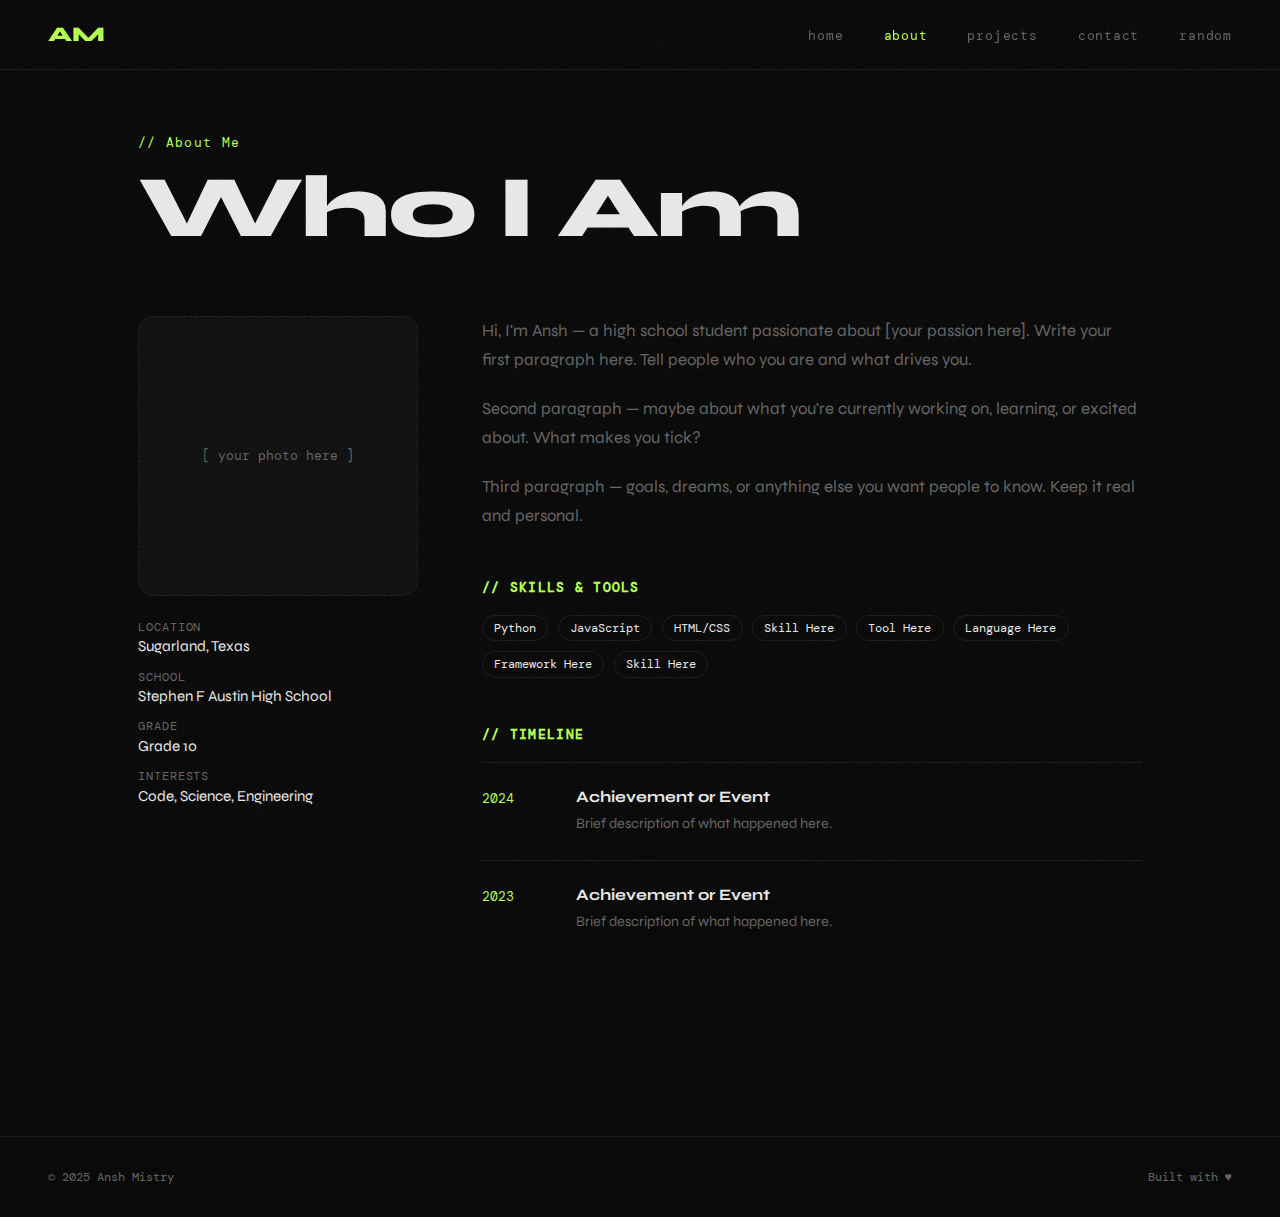
<file: main/about.html>
<!DOCTYPE html>
<html lang="en">
<head>
  <meta charset="UTF-8" />
  <meta name="viewport" content="width=device-width, initial-scale=1.0" />
  <title>About — Ansh Mistry</title>
  <link rel="stylesheet" href="style.css" />
  <link href="https://fonts.googleapis.com/css2?family=Syne:wght@400;700;800&family=DM+Mono:ital,wght@0,300;0,400;1,300&display=swap" rel="stylesheet" />
</head>
<body>
  <div class="noise"></div>
  <nav>
    <a href="index.html" class="nav-logo">AM</a>
    <ul>
      <li><a href="index.html">Home</a></li>
      <li><a href="about.html" class="active">About</a></li>
      <li><a href="projects.html">Projects</a></li>
      <li><a href="contact.html">Contact</a></li>
      <li><a href="random.html">Random</a></li>
    </ul>
    <div class="hamburger" onclick="toggleMenu()">
      <span></span><span></span><span></span>
    </div>
  </nav>

  <main class="page-main">
    <div class="page-header">
      <span class="mono page-eyebrow">// About Me</span>
      <h1 class="page-title">Who I Am</h1>
    </div>

    <div class="about-grid">
      <div class="about-photo-col">
        <div class="photo-placeholder">
          <!-- EDIT: Replace this div with <img src="your-photo.jpg" alt="Ansh Mistry" class="about-photo" /> -->
          <span class="mono">[ your photo here ]</span>
        </div>
        <div class="about-quick-facts">
          <div class="fact">
            <span class="fact-label mono">Location</span>
            <!-- EDIT: Your city/state -->
            <span class="fact-value">Sugarland, Texas</span>
          </div>
          <div class="fact">
            <span class="fact-label mono">School</span>
            <!-- EDIT: Your school name -->
            <span class="fact-value">Stephen F Austin High School</span>
          </div>
          <div class="fact">
            <span class="fact-label mono">Grade</span>
            <!-- EDIT: Your grade -->
            <span class="fact-value">Grade 10</span>
          </div>
          <div class="fact">
            <span class="fact-label mono">Interests</span>
            <!-- EDIT: Your interests -->
            <span class="fact-value">Code, Science, Engineering</span>
          </div>
        </div>
      </div>

      <div class="about-text-col">
        <div class="about-bio">
          <!-- EDIT: Replace the paragraphs below with your bio -->
          <p>
            Hi, I'm Ansh — a high school student passionate about [your passion here]. 
            Write your first paragraph here. Tell people who you are and what drives you.
          </p>
          <p>
            Second paragraph — maybe about what you're currently working on, 
            learning, or excited about. What makes you tick?
          </p>
          <p>
            Third paragraph — goals, dreams, or anything else you want people to know. 
            Keep it real and personal.
          </p>
        </div>

        <div class="skills-section">
          <h2 class="mono skills-title">// Skills & Tools</h2>
          <div class="skills-list">
            <!-- EDIT: Replace with your actual skills -->
            <span class="skill-pill">Python</span>
            <span class="skill-pill">JavaScript</span>
            <span class="skill-pill">HTML/CSS</span>
            <span class="skill-pill">Skill Here</span>
            <span class="skill-pill">Tool Here</span>
            <span class="skill-pill">Language Here</span>
            <span class="skill-pill">Framework Here</span>
            <span class="skill-pill">Skill Here</span>
          </div>
        </div>

        <div class="timeline-section">
          <h2 class="mono skills-title">// Timeline</h2>
          <div class="timeline">
            <!-- EDIT: Add/remove timeline items -->
            <div class="timeline-item">
              <span class="timeline-year mono">2024</span>
              <div class="timeline-content">
                <strong>Achievement or Event</strong>
                <p>Brief description of what happened here.</p>
              </div>
            </div>
            <div class="timeline-item">
              <span class="timeline-year mono">2023</span>
              <div class="timeline-content">
                <strong>Achievement or Event</strong>
                <p>Brief description of what happened here.</p>
              </div>
            </div>
            <div class="timeline-item">
              <span class="timeline-year mono">2022</span>
              <div class="timeline-content">
                <strong>Achievement or Event</strong>
                <p>Brief description of what happened here.</p>
              </div>
            </div>
          </div>
        </div>
      </div>
    </div>
  </main>

  <footer>
    <span class="mono">© 2025 Ansh Mistry</span>
    <span class="mono">Built with ♥</span>
  </footer>

  <script src="main.js"></script>
</body>
</html>
</file>
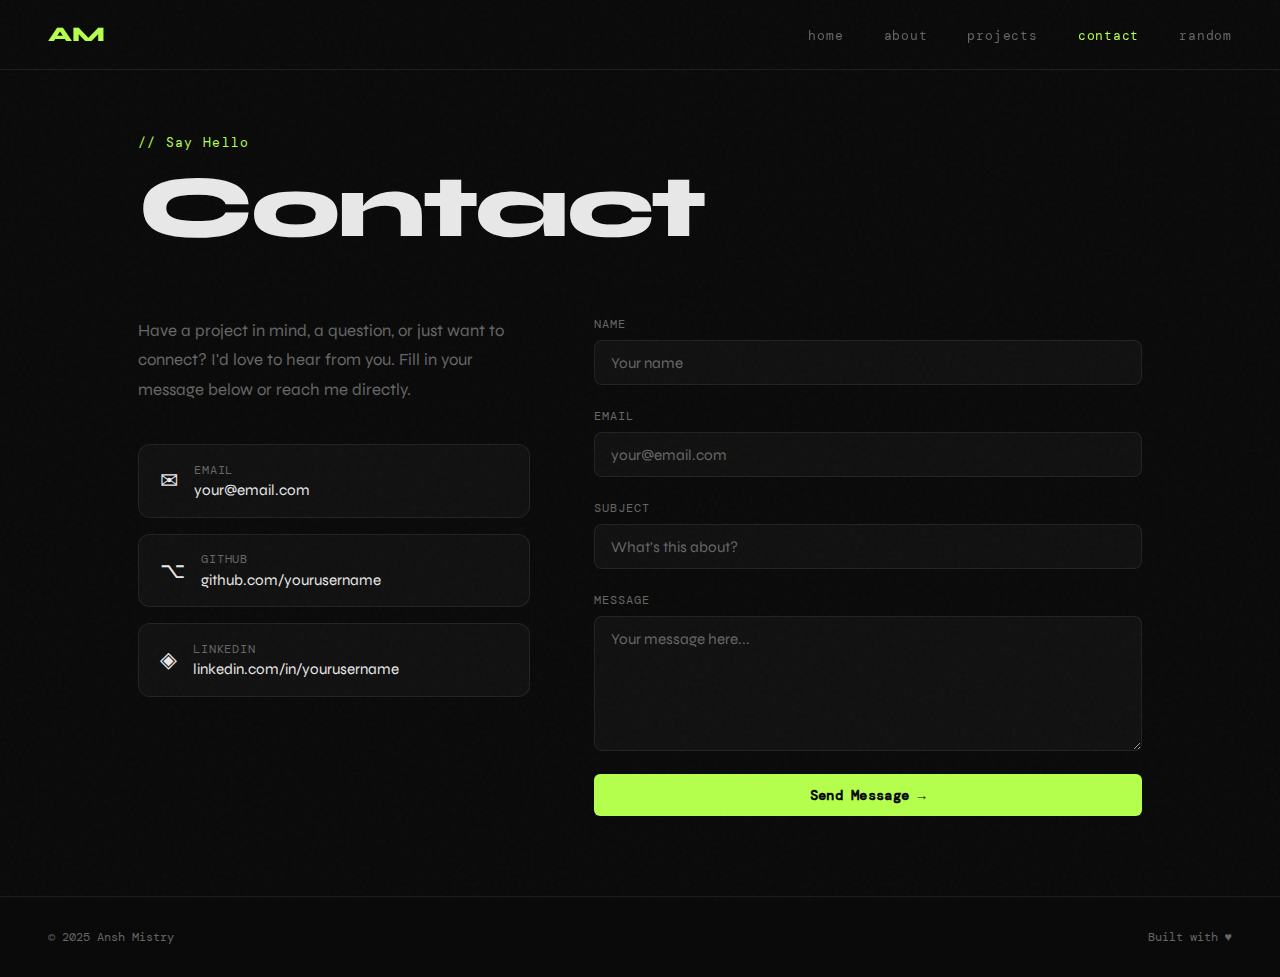
<file: main/contact.html>
<!DOCTYPE html>
<html lang="en">
<head>
  <meta charset="UTF-8" />
  <meta name="viewport" content="width=device-width, initial-scale=1.0" />
  <title>Contact — Ansh Mistry</title>
  <link rel="stylesheet" href="style.css" />
  <link href="https://fonts.googleapis.com/css2?family=Syne:wght@400;700;800&family=DM+Mono:ital,wght@0,300;0,400;1,300&display=swap" rel="stylesheet" />
</head>
<body>
  <div class="noise"></div>
  <nav>
    <a href="index.html" class="nav-logo">AM</a>
    <ul>
      <li><a href="index.html">Home</a></li>
      <li><a href="about.html">About</a></li>
      <li><a href="projects.html">Projects</a></li>
      <li><a href="contact.html" class="active">Contact</a></li>
      <li><a href="random.html">Random</a></li>
    </ul>
    <div class="hamburger" onclick="toggleMenu()">
      <span></span><span></span><span></span>
    </div>
  </nav>

  <main class="page-main">
    <div class="page-header">
      <span class="mono page-eyebrow">// Say Hello</span>
      <h1 class="page-title">Contact</h1>
    </div>

    <div class="contact-grid">
      <div class="contact-info">
        <p class="contact-intro">
          <!-- EDIT: Your contact intro -->
          Have a project in mind, a question, or just want to connect? 
          I'd love to hear from you. Fill in your message below or reach me directly.
        </p>

        <div class="contact-links">
          <!-- EDIT: Replace with your actual links/info -->
          <a class="contact-link" href="mailto:your@email.com">
            <span class="cl-icon">✉</span>
            <div>
              <span class="mono cl-label">Email</span>
              <span class="cl-value">your@email.com</span>
            </div>
          </a>
          <a class="contact-link" href="https://github.com/yourusername" target="_blank">
            <span class="cl-icon">⌥</span>
            <div>
              <span class="mono cl-label">GitHub</span>
              <span class="cl-value">github.com/yourusername</span>
            </div>
          </a>
          <a class="contact-link" href="https://linkedin.com/in/yourusername" target="_blank">
            <span class="cl-icon">◈</span>
            <div>
              <span class="mono cl-label">LinkedIn</span>
              <span class="cl-value">linkedin.com/in/yourusername</span>
            </div>
          </a>
          <!-- EDIT: Add more links (Twitter/X, Instagram, etc.) by duplicating above block -->
        </div>
      </div>

      <div class="contact-form-col">
        <!--
          NOTE: For GitHub Pages (static hosting), this form cannot submit server-side.
          Options to make it work:
          1. Use Formspree (free): replace action="#" with your Formspree endpoint
             e.g. action="https://formspree.io/f/yourcode"
          2. Use Netlify Forms (if hosted on Netlify)
          3. Use EmailJS (JavaScript-based, no server needed)
          
          For now, the form is styled and ready — just wire up your preferred service.
        -->
        <form class="contact-form" action="#" method="POST">
          <div class="form-group">
            <label for="name" class="mono">Name</label>
            <input type="text" id="name" name="name" placeholder="Your name" required />
          </div>
          <div class="form-group">
            <label for="email" class="mono">Email</label>
            <input type="email" id="email" name="email" placeholder="your@email.com" required />
          </div>
          <div class="form-group">
            <label for="subject" class="mono">Subject</label>
            <input type="text" id="subject" name="subject" placeholder="What's this about?" />
          </div>
          <div class="form-group">
            <label for="message" class="mono">Message</label>
            <textarea id="message" name="message" rows="6" placeholder="Your message here..." required></textarea>
          </div>
          <button type="submit" class="btn-primary">Send Message →</button>
        </form>
      </div>
    </div>
  </main>

  <footer>
    <span class="mono">© 2025 Ansh Mistry</span>
    <span class="mono">Built with ♥</span>
  </footer>

  <script src="main.js"></script>
</body>
</html>
</file>
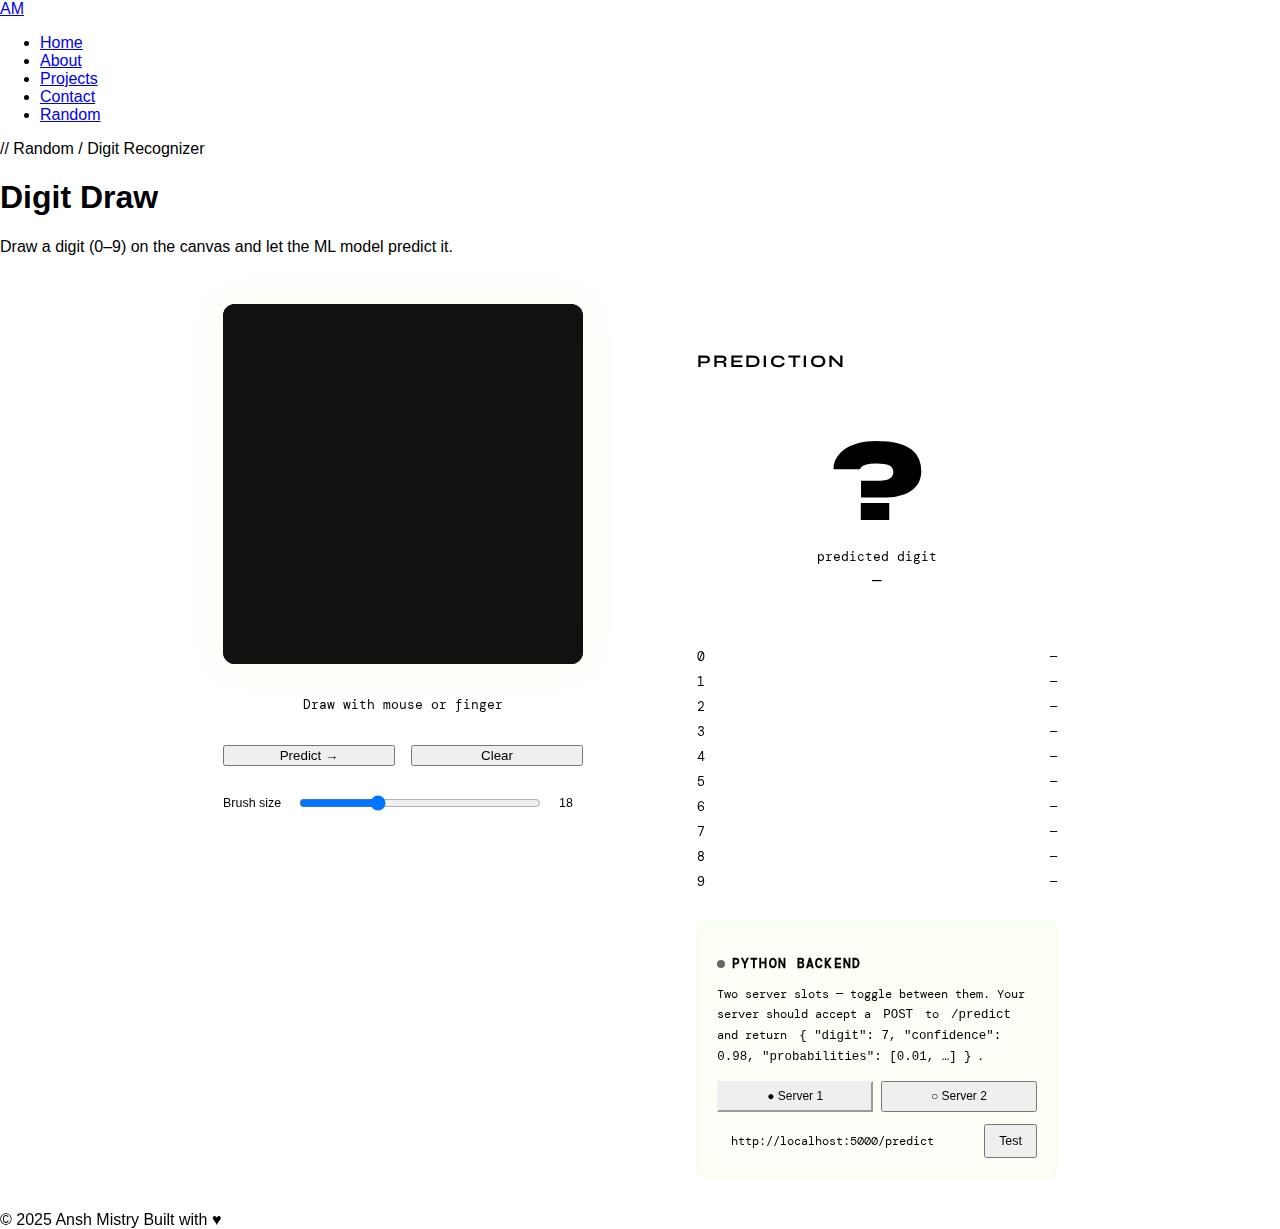
<file: main/digit-draw.html>
<!DOCTYPE html>
<html lang="en">
<head>
  <meta charset="UTF-8" />
  <meta name="viewport" content="width=device-width, initial-scale=1.0" />
  <title>Digit Recognizer — Ansh Mistry</title>
  <link rel="stylesheet" href="../style.css" />
  <link href="https://fonts.googleapis.com/css2?family=Syne:wght@400;700;800&family=DM+Mono:ital,wght@0,300;0,400;1,300&display=swap" rel="stylesheet" />
  <style>
    /* ── Digit Draw specific styles ── */
    .digit-layout {
      display: grid;
      grid-template-columns: 1fr 1fr;
      gap: 3rem;
      align-items: start;
      max-width: 900px;
      margin: 3rem auto 0;
    }
    @media (max-width: 700px) {
      .digit-layout { grid-template-columns: 1fr; }
    }

    .canvas-wrapper {
      display: flex;
      flex-direction: column;
      align-items: center;
      gap: 1.2rem;
    }

    #drawCanvas {
      border: 2px solid var(--accent);
      border-radius: 12px;
      cursor: crosshair;
      background: #111;
      box-shadow: 0 0 40px rgba(181,255,77,0.12);
      touch-action: none;
      width: 100%;
      max-width: 360px;
      aspect-ratio: 1;
    }

    .canvas-controls {
      display: flex;
      gap: 1rem;
      width: 100%;
      max-width: 360px;
    }
    .canvas-controls button {
      flex: 1;
    }

    /* Result panel */
    .result-panel {
      background: rgba(255,255,255,0.03);
      border: 1px solid rgba(255,255,255,0.08);
      border-radius: 16px;
      padding: 2rem;
    }
    .result-panel h2 {
      font-family: 'Syne', sans-serif;
      font-size: 1.1rem;
      color: var(--muted);
      margin-bottom: 1.5rem;
      text-transform: uppercase;
      letter-spacing: 0.1em;
    }

    .prediction-display {
      text-align: center;
      padding: 2rem 0;
      border-bottom: 1px solid rgba(255,255,255,0.08);
      margin-bottom: 1.5rem;
    }
    .pred-number {
      font-family: 'Syne', sans-serif;
      font-size: 7rem;
      font-weight: 800;
      color: var(--accent);
      line-height: 1;
      transition: all 0.3s ease;
    }
    .pred-label {
      font-family: 'DM Mono', monospace;
      font-size: 0.8rem;
      color: var(--muted);
      margin-top: 0.5rem;
    }
    .pred-confidence {
      font-family: 'DM Mono', monospace;
      font-size: 1rem;
      color: var(--fg);
      margin-top: 0.3rem;
    }

    /* Confidence bars */
    .conf-bars { display: flex; flex-direction: column; gap: 0.5rem; }
    .conf-row {
      display: grid;
      grid-template-columns: 20px 1fr 40px;
      align-items: center;
      gap: 0.6rem;
    }
    .conf-digit { font-family: 'DM Mono', monospace; font-size: 0.8rem; color: var(--muted); }
    .conf-bar-bg { background: rgba(255,255,255,0.06); border-radius: 100px; height: 6px; overflow: hidden; }
    .conf-bar-fill {
      height: 100%;
      background: var(--accent);
      border-radius: 100px;
      width: 0%;
      transition: width 0.5s cubic-bezier(0.4, 0, 0.2, 1);
    }
    .conf-pct { font-family: 'DM Mono', monospace; font-size: 0.75rem; color: var(--muted); text-align: right; }

    /* API info box */
    .api-info {
      margin-top: 2rem;
      padding: 1.2rem;
      background: rgba(181,255,77,0.05);
      border: 1px solid rgba(181,255,77,0.2);
      border-radius: 10px;
    }
    .api-info h3 { 
      font-family: 'DM Mono', monospace; 
      font-size: 0.8rem; 
      color: var(--accent); 
      margin-bottom: 0.8rem;
      text-transform: uppercase;
      letter-spacing: 0.1em;
    }
    .api-info p {
      font-family: 'DM Mono', monospace;
      font-size: 0.78rem;
      color: var(--muted);
      line-height: 1.6;
      margin: 0;
    }
    .api-info code {
      background: rgba(255,255,255,0.08);
      padding: 0.1em 0.4em;
      border-radius: 4px;
      color: var(--fg);
    }

    .api-url-row {
      display: flex;
      gap: 0.5rem;
      align-items: center;
      margin-top: 0.8rem;
    }
    .api-url-row input {
      flex: 1;
      font-family: 'DM Mono', monospace;
      font-size: 0.78rem;
      padding: 0.5rem 0.8rem;
      background: rgba(255,255,255,0.05);
      border: 1px solid rgba(255,255,255,0.1);
      border-radius: 6px;
      color: var(--fg);
    }
    .api-url-row input:focus { outline: 1px solid var(--accent); }
    .api-url-row button {
      padding: 0.5rem 0.8rem;
      font-size: 0.78rem;
    }

    .status-dot {
      display: inline-block;
      width: 8px;
      height: 8px;
      border-radius: 50%;
      background: #666;
      margin-right: 0.4rem;
      transition: background 0.3s;
    }
    .status-dot.connected { background: #b5ff4d; box-shadow: 0 0 6px #b5ff4d; }
    .status-dot.error { background: #ff4d4d; }

    .draw-hint {
      font-family: 'DM Mono', monospace;
      font-size: 0.8rem;
      color: var(--muted);
      text-align: center;
    }
  </style>
</head>
<body>
  <div class="noise"></div>
  <nav>
    <a href="../index.html" class="nav-logo">AM</a>
    <ul>
      <li><a href="../index.html">Home</a></li>
      <li><a href="../about.html">About</a></li>
      <li><a href="../projects.html">Projects</a></li>
      <li><a href="../contact.html">Contact</a></li>
      <li><a href="../random.html" class="active">Random</a></li>
    </ul>
    <div class="hamburger" onclick="toggleMenu()">
      <span></span><span></span><span></span>
    </div>
  </nav>

  <main class="page-main">
    <div class="page-header">
      <span class="mono page-eyebrow">// Random / Digit Recognizer</span>
      <h1 class="page-title">Digit Draw</h1>
      <p class="page-subtitle">Draw a digit (0–9) on the canvas and let the ML model predict it.</p>
    </div>

    <div class="digit-layout">

      <!-- ── Canvas Side ── -->
      <div class="canvas-wrapper">
        <canvas id="drawCanvas" width="280" height="280"></canvas>
        <p class="draw-hint">Draw with mouse or finger</p>
        <div class="canvas-controls">
          <button class="btn-primary" id="predictBtn" onclick="sendToAPI()">Predict →</button>
          <button class="btn-ghost" onclick="clearCanvas()">Clear</button>
        </div>

        <!-- Brush size -->
        <div style="width:100%;max-width:360px;display:flex;align-items:center;gap:1rem;margin-top:0.5rem">
          <label class="mono" style="font-size:0.78rem;color:var(--muted);white-space:nowrap">Brush size</label>
          <input type="range" id="brushSize" min="8" max="40" value="18" style="flex:1;accent-color:var(--accent)" />
          <span class="mono" id="brushLabel" style="font-size:0.78rem;color:var(--muted);width:24px">18</span>
        </div>
      </div>

      <!-- ── Result Side ── -->
      <div class="result-panel">
        <h2>Prediction</h2>

        <div class="prediction-display">
          <div class="pred-number" id="predNumber">?</div>
          <div class="pred-label">predicted digit</div>
          <div class="pred-confidence" id="predConf">—</div>
        </div>

        <!-- Confidence bars for each digit 0–9 -->
        <div class="conf-bars" id="confBars">
          <!-- Generated by JS -->
        </div>

        <!-- Python API connection panel -->
        <div class="api-info">
          <h3><span class="status-dot" id="statusDot"></span>Python Backend</h3>
          <p>
            Two server slots — toggle between them. Your server should accept a 
            <code>POST</code> to <code>/predict</code> and return 
            <code>{ "digit": 7, "confidence": 0.98, "probabilities": [0.01, …] }</code>.
          </p>

          <!-- Server toggle -->
          <div style="display:flex;gap:0.5rem;margin-top:0.8rem;">
            <button id="serverToggle1" class="btn-ghost" onclick="selectServer(1)" style="flex:1;padding:0.4rem 0.6rem;font-size:0.75rem;border-color:var(--accent);color:var(--accent)">● Server 1</button>
            <button id="serverToggle2" class="btn-ghost" onclick="selectServer(2)" style="flex:1;padding:0.4rem 0.6rem;font-size:0.75rem">○ Server 2</button>
          </div>

          <!-- Server 1 -->
          <div id="serverRow1" class="api-url-row">
            <input type="text" id="apiUrl1" value="http://localhost:5000/predict" placeholder="Server 1 URL" />
            <button class="btn-ghost" onclick="testConnection(1)" style="padding:0.5rem 0.8rem;font-size:0.78rem">Test</button>
          </div>

          <!-- Server 2 -->
          <div id="serverRow2" class="api-url-row" style="display:none;">
            <input type="text" id="apiUrl2" value="" placeholder="Server 2 URL (e.g. https://…pythonanywhere.com/predict)" />
            <button class="btn-ghost" onclick="testConnection(2)" style="padding:0.5rem 0.8rem;font-size:0.78rem">Test</button>
          </div>
        </div>
      </div>
    </div>
  </main>

  <footer>
    <span class="mono">© 2025 Ansh Mistry</span>
    <span class="mono">Built with ♥</span>
  </footer>

  <script src="../main.js"></script>
  <script>
    /* ─── Canvas Drawing ─── */
    const canvas = document.getElementById('drawCanvas');
    const ctx = canvas.getContext('2d');
    let drawing = false;
    let brushSize = 18;

    // Retina / DPR support
    function resizeCanvas() {
      const rect = canvas.getBoundingClientRect();
      canvas.width = rect.width;
      canvas.height = rect.height;
      ctx.fillStyle = '#111';
      ctx.fillRect(0, 0, canvas.width, canvas.height);
    }
    resizeCanvas();
    window.addEventListener('resize', resizeCanvas);

    document.getElementById('brushSize').addEventListener('input', e => {
      brushSize = +e.target.value;
      document.getElementById('brushLabel').textContent = brushSize;
    });

    function getPos(e) {
      const rect = canvas.getBoundingClientRect();
      const src = e.touches ? e.touches[0] : e;
      return {
        x: src.clientX - rect.left,
        y: src.clientY - rect.top
      };
    }

    function startDraw(e) { 
      drawing = true; 
      const p = getPos(e);
      ctx.beginPath();
      ctx.moveTo(p.x, p.y);
      e.preventDefault();
    }
    function draw(e) {
      if (!drawing) return;
      e.preventDefault();
      const p = getPos(e);
      ctx.lineWidth = brushSize;
      ctx.lineCap = 'round';
      ctx.lineJoin = 'round';
      ctx.strokeStyle = '#ffffff';
      ctx.lineTo(p.x, p.y);
      ctx.stroke();
      ctx.beginPath();
      ctx.moveTo(p.x, p.y);
    }
    function stopDraw() { drawing = false; ctx.beginPath(); }

    canvas.addEventListener('mousedown', startDraw);
    canvas.addEventListener('mousemove', draw);
    canvas.addEventListener('mouseup', stopDraw);
    canvas.addEventListener('mouseleave', stopDraw);
    canvas.addEventListener('touchstart', startDraw, { passive: false });
    canvas.addEventListener('touchmove', draw, { passive: false });
    canvas.addEventListener('touchend', stopDraw);

    function clearCanvas() {
      ctx.fillStyle = '#111';
      ctx.fillRect(0, 0, canvas.width, canvas.height);
      resetResults();
    }

    /* ─── Confidence Bars Init ─── */
    const confBarsEl = document.getElementById('confBars');
    for (let i = 0; i <= 9; i++) {
      confBarsEl.innerHTML += `
        <div class="conf-row">
          <span class="conf-digit">${i}</span>
          <div class="conf-bar-bg"><div class="conf-bar-fill" id="bar${i}"></div></div>
          <span class="conf-pct" id="pct${i}">—</span>
        </div>`;
    }

    function resetResults() {
      document.getElementById('predNumber').textContent = '?';
      document.getElementById('predConf').textContent = '—';
      for (let i = 0; i <= 9; i++) {
        document.getElementById(`bar${i}`).style.width = '0%';
        document.getElementById(`pct${i}`).textContent = '—';
      }
    }

    function updateResults(digit, confidence, probs) {
      document.getElementById('predNumber').textContent = digit;
      document.getElementById('predConf').textContent = `${(confidence * 100).toFixed(1)}% confidence`;
      if (probs && probs.length === 10) {
        for (let i = 0; i <= 9; i++) {
          const pct = (probs[i] * 100).toFixed(1);
          document.getElementById(`bar${i}`).style.width = pct + '%';
          document.getElementById(`pct${i}`).textContent = pct + '%';
        }
      }
    }

    /* ─── Server Selection ─── */
    let activeServer = 1;

    function selectServer(n) {
      activeServer = n;
      document.getElementById('serverRow1').style.display = n === 1 ? 'flex' : 'none';
      document.getElementById('serverRow2').style.display = n === 2 ? 'flex' : 'none';
      document.getElementById('serverToggle1').style.borderColor = n === 1 ? 'var(--accent)' : '';
      document.getElementById('serverToggle1').style.color = n === 1 ? 'var(--accent)' : '';
      document.getElementById('serverToggle1').textContent = n === 1 ? '● Server 1' : '○ Server 1';
      document.getElementById('serverToggle2').style.borderColor = n === 2 ? 'var(--accent)' : '';
      document.getElementById('serverToggle2').style.color = n === 2 ? 'var(--accent)' : '';
      document.getElementById('serverToggle2').textContent = n === 2 ? '● Server 2' : '○ Server 2';
      setStatus('');
    }

    function getApiUrl() {
      const val = document.getElementById(`apiUrl${activeServer}`).value.trim();
      return val || 'http://localhost:5000/predict';
    }

    async function sendToAPI() {;
    }

    async function sendToAPI() {
      const btn = document.getElementById('predictBtn');
      btn.textContent = 'Predicting…';
      btn.disabled = true;

      // Scale canvas down to 28×28 (MNIST format) before sending
      const offscreen = document.createElement('canvas');
      offscreen.width = 28; offscreen.height = 28;
      const offCtx = offscreen.getContext('2d');
      offCtx.drawImage(canvas, 0, 0, 28, 28);
      const base64 = offscreen.toDataURL('image/png').split(',')[1];

      try {
        const res = await fetch(getApiUrl(), {
          method: 'POST',
          headers: { 'Content-Type': 'application/json' },
          body: JSON.stringify({ image: base64 })
        });
        if (!res.ok) throw new Error(`HTTP ${res.status}`);
        const data = await res.json();
        updateResults(data.digit, data.confidence, data.probabilities);
        setStatus('connected');
      } catch (err) {
        console.error('Prediction error:', err);
        document.getElementById('predNumber').textContent = '✗';
        document.getElementById('predConf').textContent = `Server ${activeServer} unreachable`;
        setStatus('error');
      }

      btn.textContent = 'Predict →';
      btn.disabled = false;
    }

    async function testConnection(n) {
      const url = document.getElementById(`apiUrl${n}`).value.trim();
      if (!url) { alert('Please enter a server URL first.'); return; }
      setStatus('');
      try {
        const res = await fetch(url.replace('/predict', '/health'), {
          method: 'GET', signal: AbortSignal.timeout(3000)
        });
        setStatus(res.ok ? 'connected' : 'error');
        alert(res.ok ? `✅ Server ${n} is reachable!` : `⚠️ Server ${n} responded with status ${res.status}`);
      } catch {
        setStatus('error');
        alert(`❌ Could not reach Server ${n}. Make sure it's running.`);
      }
    }

    function setStatus(state) {
      const dot = document.getElementById('statusDot');
      dot.className = 'status-dot' + (state ? ' ' + state : '');
    }
  </script>
</body>
</html>
</file>
<file: main/draw.html>
<!DOCTYPE html>
<!DOCTYPE html>
<html lang="en">
<head>
    <meta charset="UTF-8">
    <meta name="viewport" content="width=device-width, initial-scale=1.0">
    <title>Draw</title>
    <style>
        canvas {
            border: 1px solid #ccc;
            height: 280px; /* Scale up for better drawing experience */
            width: 280px;
            image-rendering: pixelated; /* Ensure crisp edges when scaled */
        }
    </style>
</head>
<body>
    <canvas id="myCanvas" width="28" height="28"></canvas>
    <script>
var c = document.getElementById("myCanvas");
var ctx = c.getContext("2d");
ctx.moveTo(0, 0);
ctx.lineTo(100, 100);
ctx.stroke();
</script>
</body>
</html>
</file>
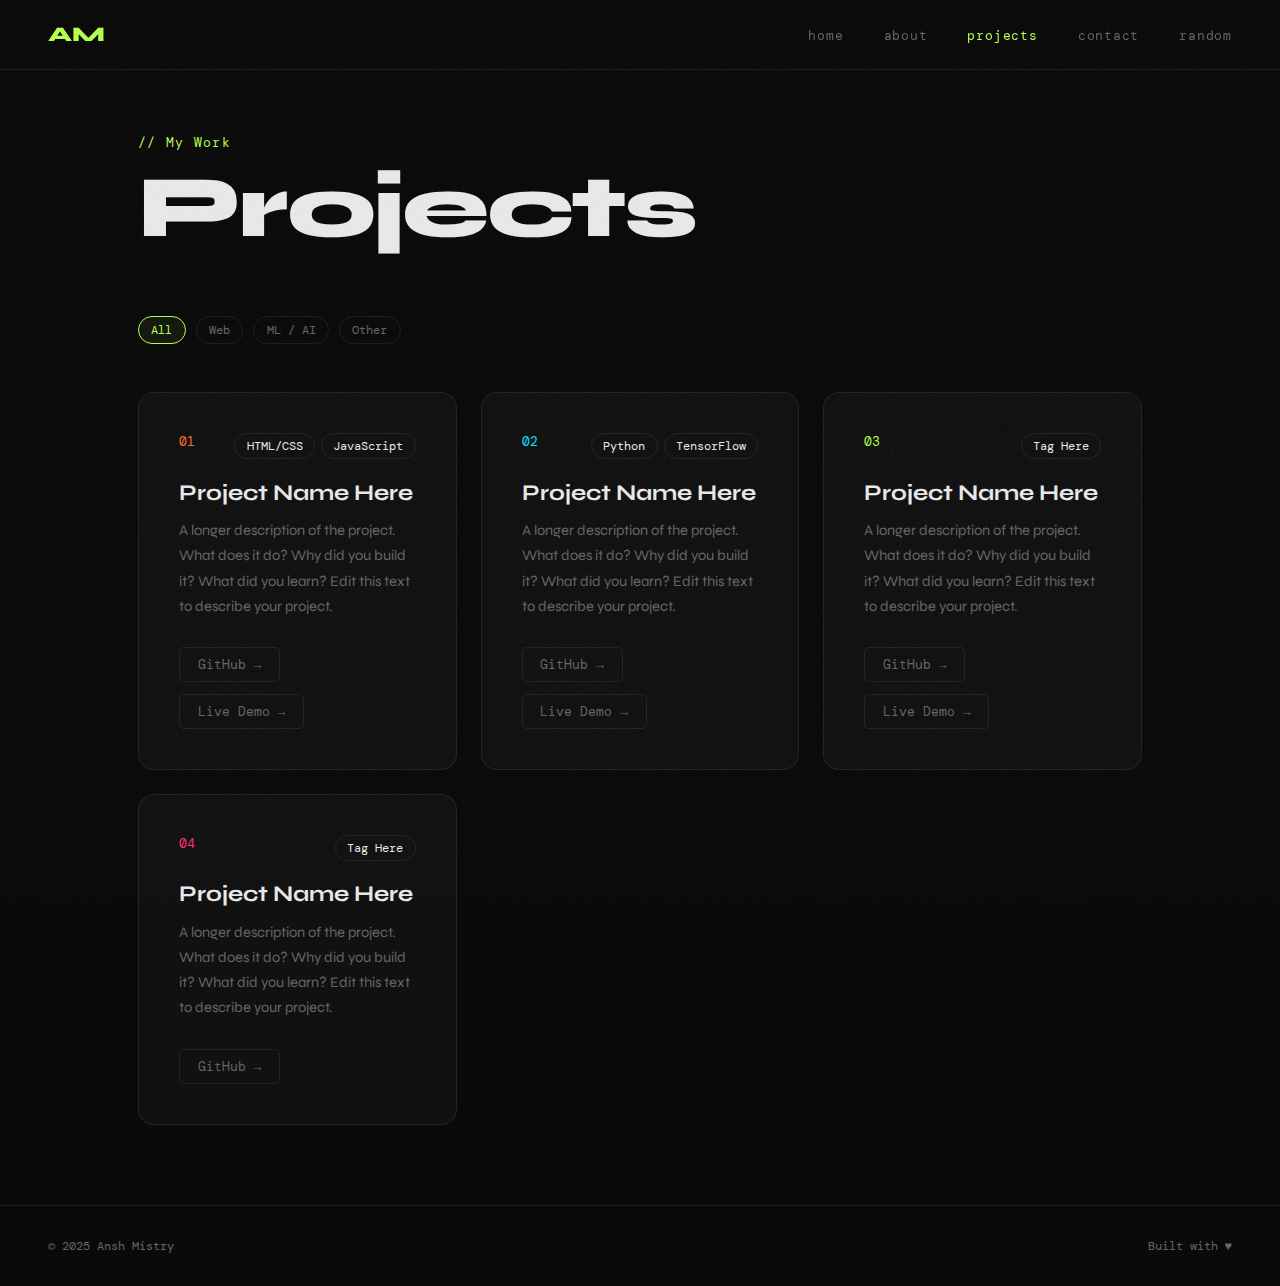
<file: main/projects.html>
<!DOCTYPE html>
<html lang="en">
<head>
  <meta charset="UTF-8" />
  <meta name="viewport" content="width=device-width, initial-scale=1.0" />
  <title>Projects — Ansh Mistry</title>
  <link rel="stylesheet" href="style.css" />
  <link href="https://fonts.googleapis.com/css2?family=Syne:wght@400;700;800&family=DM+Mono:ital,wght@0,300;0,400;1,300&display=swap" rel="stylesheet" />
</head>
<body>
  <div class="noise"></div>
  <nav>
    <a href="index.html" class="nav-logo">AM</a>
    <ul>
      <li><a href="index.html">Home</a></li>
      <li><a href="about.html">About</a></li>
      <li><a href="projects.html" class="active">Projects</a></li>
      <li><a href="contact.html">Contact</a></li>
      <li><a href="random.html">Random</a></li>
    </ul>
    <div class="hamburger" onclick="toggleMenu()">
      <span></span><span></span><span></span>
    </div>
  </nav>

  <main class="page-main">
    <div class="page-header">
      <span class="mono page-eyebrow">// My Work</span>
      <h1 class="page-title">Projects</h1>
    </div>

    <!-- FILTER BUTTONS — EDIT categories to match your projects -->
    <div class="filter-bar">
      <button class="filter-btn active" data-filter="all">All</button>
      <button class="filter-btn" data-filter="web">Web</button>
      <button class="filter-btn" data-filter="ml">ML / AI</button>
      <button class="filter-btn" data-filter="other">Other</button>
    </div>

    <div class="projects-full-grid">

      <!--
        EDIT: Duplicate a .project-full-card block for each project.
        Set data-cat to match one of the filter buttons above (web, ml, other).
        Set style="--c:#hexcolor" to give it a unique accent color.
      -->

      <div class="project-full-card" data-cat="web" style="--c:#ff6b35">
        <div class="pfc-header">
          <span class="pfc-num mono">01</span>
          <div class="pfc-tags">
            <span class="skill-pill">HTML/CSS</span>
            <span class="skill-pill">JavaScript</span>
          </div>
        </div>
        <h2>Project Name Here</h2>
        <p class="pfc-desc">
          A longer description of the project. What does it do? Why did you build it? 
          What did you learn? Edit this text to describe your project.
        </p>
        <div class="pfc-links">
          <!-- EDIT: Replace # with actual links -->
          <a href="#" class="btn-ghost-sm" target="_blank">GitHub →</a>
          <a href="#" class="btn-ghost-sm" target="_blank">Live Demo →</a>
        </div>
      </div>

      <div class="project-full-card" data-cat="ml" style="--c:#00e5ff">
        <div class="pfc-header">
          <span class="pfc-num mono">02</span>
          <div class="pfc-tags">
            <span class="skill-pill">Python</span>
            <span class="skill-pill">TensorFlow</span>
          </div>
        </div>
        <h2>Project Name Here</h2>
        <p class="pfc-desc">
          A longer description of the project. What does it do? Why did you build it? 
          What did you learn? Edit this text to describe your project.
        </p>
        <div class="pfc-links">
          <a href="#" class="btn-ghost-sm" target="_blank">GitHub →</a>
          <a href="#" class="btn-ghost-sm" target="_blank">Live Demo →</a>
        </div>
      </div>

      <div class="project-full-card" data-cat="other" style="--c:#b5ff4d">
        <div class="pfc-header">
          <span class="pfc-num mono">03</span>
          <div class="pfc-tags">
            <span class="skill-pill">Tag Here</span>
          </div>
        </div>
        <h2>Project Name Here</h2>
        <p class="pfc-desc">
          A longer description of the project. What does it do? Why did you build it? 
          What did you learn? Edit this text to describe your project.
        </p>
        <div class="pfc-links">
          <a href="#" class="btn-ghost-sm" target="_blank">GitHub →</a>
          <a href="#" class="btn-ghost-sm" target="_blank">Live Demo →</a>
        </div>
      </div>

      <div class="project-full-card" data-cat="web" style="--c:#ff2d78">
        <div class="pfc-header">
          <span class="pfc-num mono">04</span>
          <div class="pfc-tags">
            <span class="skill-pill">Tag Here</span>
          </div>
        </div>
        <h2>Project Name Here</h2>
        <p class="pfc-desc">
          A longer description of the project. What does it do? Why did you build it? 
          What did you learn? Edit this text to describe your project.
        </p>
        <div class="pfc-links">
          <a href="#" class="btn-ghost-sm" target="_blank">GitHub →</a>
        </div>
      </div>

    </div>
  </main>

  <footer>
    <span class="mono">© 2025 Ansh Mistry</span>
    <span class="mono">Built with ♥</span>
  </footer>

  <script src="main.js"></script>
</body>
</html>
</file>
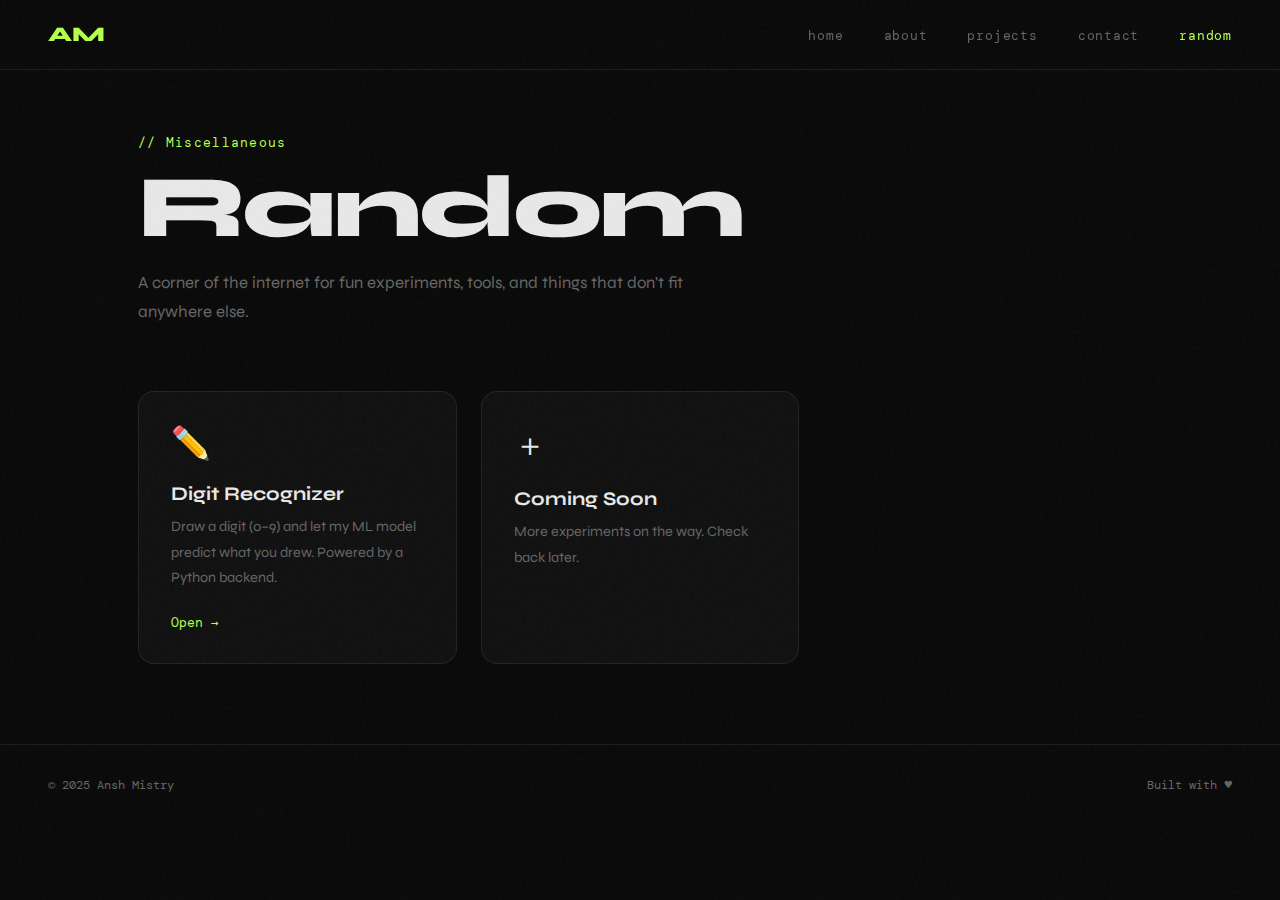
<file: main/random.html>
<!DOCTYPE html>
<html lang="en">
<head>
  <meta charset="UTF-8" />
  <meta name="viewport" content="width=device-width, initial-scale=1.0" />
  <title>Random — Ansh Mistry</title>
  <link rel="stylesheet" href="style.css" />
  <link href="https://fonts.googleapis.com/css2?family=Syne:wght@400;700;800&family=DM+Mono:ital,wght@0,300;0,400;1,300&display=swap" rel="stylesheet" />
</head>
<body>
  <div class="noise"></div>
  <nav>
    <a href="index.html" class="nav-logo">AM</a>
    <ul>
      <li><a href="index.html">Home</a></li>
      <li><a href="about.html">About</a></li>
      <li><a href="projects.html">Projects</a></li>
      <li><a href="contact.html">Contact</a></li>
      <li><a href="random.html" class="active">Random</a></li>
    </ul>
    <div class="hamburger" onclick="toggleMenu()">
      <span></span><span></span><span></span>
    </div>
  </nav>

  <main class="page-main">
    <div class="page-header">
      <span class="mono page-eyebrow">// Miscellaneous</span>
      <h1 class="page-title">Random</h1>
      <p class="page-subtitle">
        A corner of the internet for fun experiments, tools, and things that don't fit anywhere else.
      </p>
    </div>

    <div class="random-grid">

      <a href="main/digit-draw.html" class="random-card" style="--c:#b5ff4d">
        <div class="random-card-icon">✏️</div>
        <h3>Digit Recognizer</h3>
        <p>Draw a digit (0–9) and let my ML model predict what you drew. Powered by a Python backend.</p>
        <span class="mono rc-link">Open →</span>
      </a>

      <!-- EDIT: Add more random cards here. Duplicate the block above. -->
      <!--
      <a href="random/your-page.html" class="random-card" style="--c:#ff6b35">
        <div class="random-card-icon">🎲</div>
        <h3>Your Thing Here</h3>
        <p>Description of another random page or tool.</p>
        <span class="mono rc-link">Open →</span>
      </a>
      -->

      <div class="random-card placeholder-card" style="--c:#333">
        <div class="random-card-icon">＋</div>
        <h3>Coming Soon</h3>
        <p>More experiments on the way. Check back later.</p>
      </div>

    </div>
  </main>

  <footer>
    <span class="mono">© 2025 Ansh Mistry</span>
    <span class="mono">Built with ♥</span>
  </footer>

  <script src="main.js"></script>
</body>
</html>
</file>
<file: main/style.css>
/* ═══════════════════════════════════════════
   Ansh Mistry Portfolio — style.css
   Dark theme · Syne + DM Mono
═══════════════════════════════════════════ */

/* ── Variables ── */
:root {
  --bg: #0a0a0a;
  --bg2: #111111;
  --fg: #e8e8e8;
  --muted: #666;
  --accent: #b5ff4d;
  --accent2: #ff6b35;
  --accent3: #00e5ff;
  --border: rgba(255,255,255,0.08);
  --nav-h: 70px;
  --font-display: 'Syne', sans-serif;
  --font-mono: 'DM Mono', monospace;
}

/* ── Reset ── */
*, *::before, *::after { box-sizing: border-box; margin: 0; padding: 0; }
html { scroll-behavior: smooth; }
body {
  background: var(--bg);
  color: var(--fg);
  font-family: var(--font-display);
  min-height: 100vh;
  overflow-x: hidden;
}
a { color: inherit; text-decoration: none; }
img { max-width: 100%; display: block; }
p { line-height: 1.75; color: var(--muted); }

/* ── Noise overlay ── */
.noise {
  pointer-events: none;
  position: fixed;
  inset: 0;
  z-index: 1000;
  opacity: 0.025;
  background-image: url("data:image/svg+xml,%3Csvg viewBox='0 0 256 256' xmlns='http://www.w3.org/2000/svg'%3E%3Cfilter id='noise'%3E%3CfeTurbulence type='fractalNoise' baseFrequency='0.9' numOctaves='4' stitchTiles='stitch'/%3E%3C/filter%3E%3Crect width='100%25' height='100%25' filter='url(%23noise)'/%3E%3C/svg%3E");
}

/* ── Mono utility ── */
.mono { font-family: var(--font-mono); }

/* ─────────────────────────────────────────
   NAV
───────────────────────────────────────── */
nav {
  position: fixed;
  top: 0; left: 0; right: 0;
  height: var(--nav-h);
  display: flex;
  align-items: center;
  justify-content: space-between;
  padding: 0 3rem;
  z-index: 500;
  background: rgba(10,10,10,0.85);
  backdrop-filter: blur(12px);
  border-bottom: 1px solid var(--border);
}
.nav-logo {
  font-family: var(--font-display);
  font-weight: 800;
  font-size: 1.3rem;
  color: var(--accent);
  letter-spacing: -0.02em;
}
nav ul {
  list-style: none;
  display: flex;
  gap: 2.5rem;
}
nav ul a {
  font-family: var(--font-mono);
  font-size: 0.82rem;
  color: var(--muted);
  letter-spacing: 0.06em;
  transition: color 0.2s;
  text-transform: lowercase;
}
nav ul a:hover,
nav ul a.active {
  color: var(--accent);
}
.hamburger {
  display: none;
  flex-direction: column;
  gap: 5px;
  cursor: pointer;
  padding: 4px;
}
.hamburger span {
  display: block; width: 24px; height: 2px;
  background: var(--fg);
  border-radius: 2px;
  transition: all 0.3s;
}

/* Mobile nav */
@media (max-width: 700px) {
  nav { padding: 0 1.5rem; }
  .hamburger { display: flex; }
  nav ul {
    display: none;
    flex-direction: column;
    gap: 1rem;
    position: absolute;
    top: var(--nav-h);
    left: 0; right: 0;
    background: rgba(10,10,10,0.97);
    padding: 2rem 1.5rem;
    border-bottom: 1px solid var(--border);
  }
  nav ul.open { display: flex; }
  nav ul a { font-size: 1rem; }
}

/* ─────────────────────────────────────────
   BUTTONS
───────────────────────────────────────── */
.btn-primary {
  display: inline-block;
  padding: 0.8rem 2rem;
  background: var(--accent);
  color: #0a0a0a;
  font-family: var(--font-mono);
  font-size: 0.85rem;
  font-weight: 600;
  border: none;
  border-radius: 6px;
  cursor: pointer;
  transition: transform 0.15s, box-shadow 0.15s, opacity 0.15s;
  letter-spacing: 0.02em;
  text-align: center;
}
.btn-primary:hover {
  transform: translateY(-2px);
  box-shadow: 0 8px 30px rgba(181,255,77,0.25);
}
.btn-primary:disabled { opacity: 0.5; cursor: not-allowed; transform: none; }

.btn-ghost {
  display: inline-block;
  padding: 0.8rem 2rem;
  background: transparent;
  color: var(--fg);
  font-family: var(--font-mono);
  font-size: 0.85rem;
  border: 1px solid var(--border);
  border-radius: 6px;
  cursor: pointer;
  transition: border-color 0.2s, color 0.2s;
}
.btn-ghost:hover { border-color: var(--accent); color: var(--accent); }

.btn-ghost-sm {
  display: inline-block;
  padding: 0.5rem 1.1rem;
  font-family: var(--font-mono);
  font-size: 0.8rem;
  border: 1px solid var(--border);
  border-radius: 5px;
  color: var(--muted);
  transition: border-color 0.2s, color 0.2s;
}
.btn-ghost-sm:hover { border-color: var(--accent); color: var(--accent); }

/* ─────────────────────────────────────────
   HOME — HERO
───────────────────────────────────────── */
.hero {
  min-height: 100vh;
  display: flex;
  flex-direction: column;
  justify-content: center;
  padding: calc(var(--nav-h) + 4rem) 3rem 4rem;
  position: relative;
  overflow: hidden;
}
/* Subtle grid background */
.hero::before {
  content: '';
  position: absolute;
  inset: 0;
  background-image:
    linear-gradient(rgba(255,255,255,0.03) 1px, transparent 1px),
    linear-gradient(90deg, rgba(255,255,255,0.03) 1px, transparent 1px);
  background-size: 60px 60px;
  pointer-events: none;
}

.hero-tag {
  font-family: var(--font-mono);
  font-size: 0.8rem;
  color: var(--accent);
  margin-bottom: 1.5rem;
  opacity: 0;
  animation: fadeUp 0.6s 0.1s ease forwards;
}
.hero-name {
  display: flex;
  flex-direction: column;
  font-size: clamp(4rem, 12vw, 10rem);
  font-weight: 800;
  line-height: 0.95;
  letter-spacing: -0.03em;
  margin-bottom: 1.5rem;
}
.hero-name .line {
  opacity: 0;
  transform: translateY(40px);
  animation: fadeUp 0.7s calc(var(--i) * 0.12s + 0.2s) ease forwards;
}
.hero-name .accent { color: var(--accent); }

.hero-sub {
  font-size: 1rem;
  color: var(--muted);
  margin-bottom: 1.2rem;
  opacity: 0;
  animation: fadeUp 0.6s 0.5s ease forwards;
}
.hero-desc {
  max-width: 500px;
  font-size: 1.05rem;
  color: var(--muted);
  line-height: 1.7;
  margin-bottom: 2.5rem;
  opacity: 0;
  animation: fadeUp 0.6s 0.6s ease forwards;
}
.hero-cta {
  display: flex;
  gap: 1rem;
  flex-wrap: wrap;
  opacity: 0;
  animation: fadeUp 0.6s 0.75s ease forwards;
}
.hero-scroll {
  position: absolute;
  bottom: 2.5rem;
  left: 3rem;
  font-family: var(--font-mono);
  font-size: 0.75rem;
  color: var(--muted);
  letter-spacing: 0.1em;
  animation: bounce 2s 1.5s ease infinite;
}
@media (max-width: 600px) {
  .hero { padding: calc(var(--nav-h) + 2rem) 1.5rem 3rem; }
  .hero-scroll { left: 1.5rem; }
}

/* ── Marquee ── */
.marquee-section {
  overflow: hidden;
  border-top: 1px solid var(--border);
  border-bottom: 1px solid var(--border);
  padding: 1.2rem 0;
  background: var(--bg2);
}
.marquee-track {
  display: flex;
  gap: 2rem;
  width: max-content;
  animation: marquee 30s linear infinite;
}
.marquee-track span {
  font-family: var(--font-mono);
  font-size: 0.85rem;
  color: var(--muted);
  white-space: nowrap;
}

/* ── Featured projects on home ── */
.featured {
  padding: 6rem 3rem;
}
.section-label {
  font-family: var(--font-mono);
  font-size: 0.85rem;
  color: var(--accent);
  margin-bottom: 3rem;
  letter-spacing: 0.06em;
}
.project-grid {
  display: grid;
  grid-template-columns: repeat(auto-fit, minmax(260px, 1fr));
  gap: 1.5rem;
}
.project-card {
  padding: 2rem;
  border: 1px solid var(--border);
  border-radius: 14px;
  display: block;
  background: var(--bg2);
  transition: border-color 0.2s, transform 0.2s;
  position: relative;
  overflow: hidden;
}
.project-card::before {
  content: '';
  position: absolute;
  inset: 0;
  background: linear-gradient(135deg, var(--c, var(--accent)), transparent 60%);
  opacity: 0;
  transition: opacity 0.3s;
}
.project-card:hover { border-color: var(--c, var(--accent)); transform: translateY(-4px); }
.project-card:hover::before { opacity: 0.06; }

.project-num {
  font-family: var(--font-mono);
  font-size: 0.75rem;
  color: var(--c, var(--accent));
  margin-bottom: 0.8rem;
}
.project-card h3 {
  font-size: 1.2rem;
  font-weight: 700;
  margin-bottom: 0.6rem;
  color: var(--fg);
}
.project-card p { font-size: 0.9rem; }
.project-tag {
  display: inline-block;
  margin-top: 1.2rem;
  font-family: var(--font-mono);
  font-size: 0.75rem;
  color: var(--muted);
  border: 1px solid var(--border);
  border-radius: 100px;
  padding: 0.2em 0.8em;
}

@media (max-width: 600px) {
  .featured { padding: 4rem 1.5rem; }
}

/* ─────────────────────────────────────────
   INNER PAGES — shared
───────────────────────────────────────── */
.page-main {
  padding: calc(var(--nav-h) + 4rem) 3rem 5rem;
  max-width: 1100px;
  margin: 0 auto;
  animation: fadeIn 0.5s ease;
}
.page-header { margin-bottom: 4rem; }
.page-eyebrow {
  font-size: 0.8rem;
  color: var(--accent);
  letter-spacing: 0.1em;
  display: block;
  margin-bottom: 0.8rem;
}
.page-title {
  font-size: clamp(2.5rem, 7vw, 5.5rem);
  font-weight: 800;
  letter-spacing: -0.03em;
  line-height: 1;
}
.page-subtitle {
  margin-top: 1rem;
  max-width: 600px;
  font-size: 1.05rem;
  color: var(--muted);
}
@media (max-width: 600px) {
  .page-main { padding: calc(var(--nav-h) + 2rem) 1.5rem 4rem; }
}

/* ─────────────────────────────────────────
   ABOUT
───────────────────────────────────────── */
.about-grid {
  display: grid;
  grid-template-columns: 280px 1fr;
  gap: 4rem;
  align-items: start;
}
@media (max-width: 800px) {
  .about-grid { grid-template-columns: 1fr; }
}

.photo-placeholder {
  aspect-ratio: 1;
  background: var(--bg2);
  border: 1px dashed var(--border);
  border-radius: 16px;
  display: flex;
  align-items: center;
  justify-content: center;
  color: var(--muted);
  font-size: 0.8rem;
}
.about-photo {
  width: 100%;
  border-radius: 16px;
  object-fit: cover;
}
.about-quick-facts { margin-top: 1.5rem; display: flex; flex-direction: column; gap: 0.9rem; }
.fact { display: flex; flex-direction: column; gap: 0.15rem; }
.fact-label { font-size: 0.72rem; color: var(--muted); letter-spacing: 0.08em; text-transform: uppercase; }
.fact-value { font-size: 0.95rem; color: var(--fg); }

.about-bio { margin-bottom: 3rem; }
.about-bio p { font-size: 1.05rem; color: var(--muted); margin-bottom: 1.2rem; }

.skills-title { font-size: 0.8rem; color: var(--accent); letter-spacing: 0.1em; margin-bottom: 1.2rem; text-transform: uppercase; }
.skills-list { display: flex; flex-wrap: wrap; gap: 0.6rem; margin-bottom: 3rem; }
.skill-pill {
  font-family: var(--font-mono);
  font-size: 0.78rem;
  padding: 0.35em 0.9em;
  border: 1px solid var(--border);
  border-radius: 100px;
  color: var(--fg);
  transition: border-color 0.2s, color 0.2s;
}
.skill-pill:hover { border-color: var(--accent); color: var(--accent); }

.timeline { display: flex; flex-direction: column; gap: 0; }
.timeline-item {
  display: grid;
  grid-template-columns: 70px 1fr;
  gap: 1.5rem;
  padding: 1.5rem 0;
  border-top: 1px solid var(--border);
}
.timeline-year { font-size: 0.8rem; color: var(--accent); padding-top: 0.2rem; }
.timeline-content strong { display: block; color: var(--fg); margin-bottom: 0.3rem; }
.timeline-content p { font-size: 0.9rem; }

/* ─────────────────────────────────────────
   PROJECTS
───────────────────────────────────────── */
.filter-bar {
  display: flex;
  gap: 0.6rem;
  flex-wrap: wrap;
  margin-bottom: 3rem;
}
.filter-btn {
  font-family: var(--font-mono);
  font-size: 0.78rem;
  padding: 0.4em 1em;
  background: transparent;
  border: 1px solid var(--border);
  border-radius: 100px;
  color: var(--muted);
  cursor: pointer;
  transition: all 0.2s;
}
.filter-btn:hover, .filter-btn.active {
  border-color: var(--accent);
  color: var(--accent);
  background: rgba(181,255,77,0.06);
}

.projects-full-grid {
  display: grid;
  grid-template-columns: repeat(auto-fit, minmax(300px, 1fr));
  gap: 1.5rem;
}
.project-full-card {
  padding: 2.5rem;
  border: 1px solid var(--border);
  border-radius: 16px;
  background: var(--bg2);
  transition: border-color 0.2s, transform 0.2s, opacity 0.3s;
  position: relative;
  overflow: hidden;
}
.project-full-card::before {
  content: '';
  position: absolute;
  top: 0; left: 0; right: 0;
  height: 3px;
  background: var(--c, var(--accent));
  transform: scaleX(0);
  transform-origin: left;
  transition: transform 0.3s ease;
}
.project-full-card:hover { border-color: var(--c, var(--accent)); transform: translateY(-4px); }
.project-full-card:hover::before { transform: scaleX(1); }
.project-full-card.hidden { display: none; }

.pfc-header {
  display: flex;
  justify-content: space-between;
  align-items: flex-start;
  margin-bottom: 1.2rem;
}
.pfc-num { font-size: 0.8rem; color: var(--c, var(--accent)); }
.pfc-tags { display: flex; gap: 0.4rem; flex-wrap: wrap; }
.project-full-card h2 { font-size: 1.4rem; font-weight: 700; margin-bottom: 0.8rem; color: var(--fg); }
.pfc-desc { font-size: 0.92rem; margin-bottom: 1.8rem; line-height: 1.7; }
.pfc-links { display: flex; gap: 0.7rem; flex-wrap: wrap; }

/* ─────────────────────────────────────────
   CONTACT
───────────────────────────────────────── */
.contact-grid {
  display: grid;
  grid-template-columns: 1fr 1.4fr;
  gap: 4rem;
  align-items: start;
}
@media (max-width: 750px) {
  .contact-grid { grid-template-columns: 1fr; gap: 3rem; }
}
.contact-intro { font-size: 1.05rem; margin-bottom: 2.5rem; }
.contact-links { display: flex; flex-direction: column; gap: 1rem; }
.contact-link {
  display: flex;
  align-items: center;
  gap: 1rem;
  padding: 1.1rem 1.3rem;
  border: 1px solid var(--border);
  border-radius: 12px;
  background: var(--bg2);
  transition: border-color 0.2s, transform 0.2s;
}
.contact-link:hover { border-color: var(--accent); transform: translateX(4px); }
.cl-icon { font-size: 1.4rem; }
.cl-label { display: block; font-size: 0.72rem; color: var(--muted); text-transform: uppercase; letter-spacing: 0.08em; margin-bottom: 0.15rem; }
.cl-value { font-size: 0.95rem; color: var(--fg); }

.contact-form { display: flex; flex-direction: column; gap: 1.4rem; }
.form-group { display: flex; flex-direction: column; gap: 0.5rem; }
.form-group label { font-size: 0.78rem; color: var(--muted); letter-spacing: 0.08em; text-transform: uppercase; }
.form-group input,
.form-group textarea {
  background: var(--bg2);
  border: 1px solid var(--border);
  border-radius: 8px;
  padding: 0.8rem 1rem;
  color: var(--fg);
  font-family: var(--font-display);
  font-size: 0.95rem;
  transition: border-color 0.2s;
  resize: vertical;
}
.form-group input:focus,
.form-group textarea:focus {
  outline: none;
  border-color: var(--accent);
}
.form-group input::placeholder,
.form-group textarea::placeholder { color: var(--muted); }

/* ─────────────────────────────────────────
   RANDOM
───────────────────────────────────────── */
.random-grid {
  display: grid;
  grid-template-columns: repeat(auto-fill, minmax(260px, 1fr));
  gap: 1.5rem;
}
.random-card {
  display: flex;
  flex-direction: column;
  padding: 2rem;
  border: 1px solid var(--border);
  border-radius: 16px;
  background: var(--bg2);
  transition: border-color 0.2s, transform 0.2s;
  cursor: pointer;
}
.random-card:hover { border-color: var(--c, var(--accent)); transform: translateY(-4px); }
.random-card-icon { font-size: 2rem; margin-bottom: 1.2rem; }
.random-card h3 { font-size: 1.2rem; font-weight: 700; margin-bottom: 0.6rem; color: var(--fg); }
.random-card p { font-size: 0.9rem; flex: 1; }
.rc-link {
  display: inline-block;
  margin-top: 1.5rem;
  font-size: 0.8rem;
  color: var(--c, var(--accent));
}
.placeholder-card { opacity: 0.4; cursor: default; pointer-events: none; }

/* ─────────────────────────────────────────
   FOOTER
───────────────────────────────────────── */
footer {
  display: flex;
  justify-content: space-between;
  padding: 2rem 3rem;
  border-top: 1px solid var(--border);
  font-size: 0.78rem;
  color: var(--muted);
}
@media (max-width: 600px) {
  footer { padding: 1.5rem; flex-direction: column; gap: 0.4rem; }
}

/* ─────────────────────────────────────────
   ANIMATIONS
───────────────────────────────────────── */
@keyframes fadeUp {
  from { opacity: 0; transform: translateY(30px); }
  to   { opacity: 1; transform: translateY(0); }
}
@keyframes fadeIn {
  from { opacity: 0; }
  to   { opacity: 1; }
}
@keyframes bounce {
  0%, 100% { transform: translateY(0); }
  50%       { transform: translateY(8px); }
}
@keyframes marquee {
  from { transform: translateX(0); }
  to   { transform: translateX(-50%); }
}
</file>
<file: style.css>
body{
    font-family: Arial, sans-serif;
    margin: 0;
    padding: 0;
}
.navbar {
    background-color: #333;
    overflow: hidden;
    height: 46px;
    display: flex;
    align-items: center;
}
.navbar a {
    color: white;
    text-decoration: none;
    padding: 14px 20px;
    display: block;
    font-weight: bold;
    transition: background-color 0.2s ease;
    transition: font-size .1s ease;
}
.navbar a:hover {
    background-color: #dddddd;
    color: black;
    font-weight: bolder;
    font-size: 20px;
}
</file>
